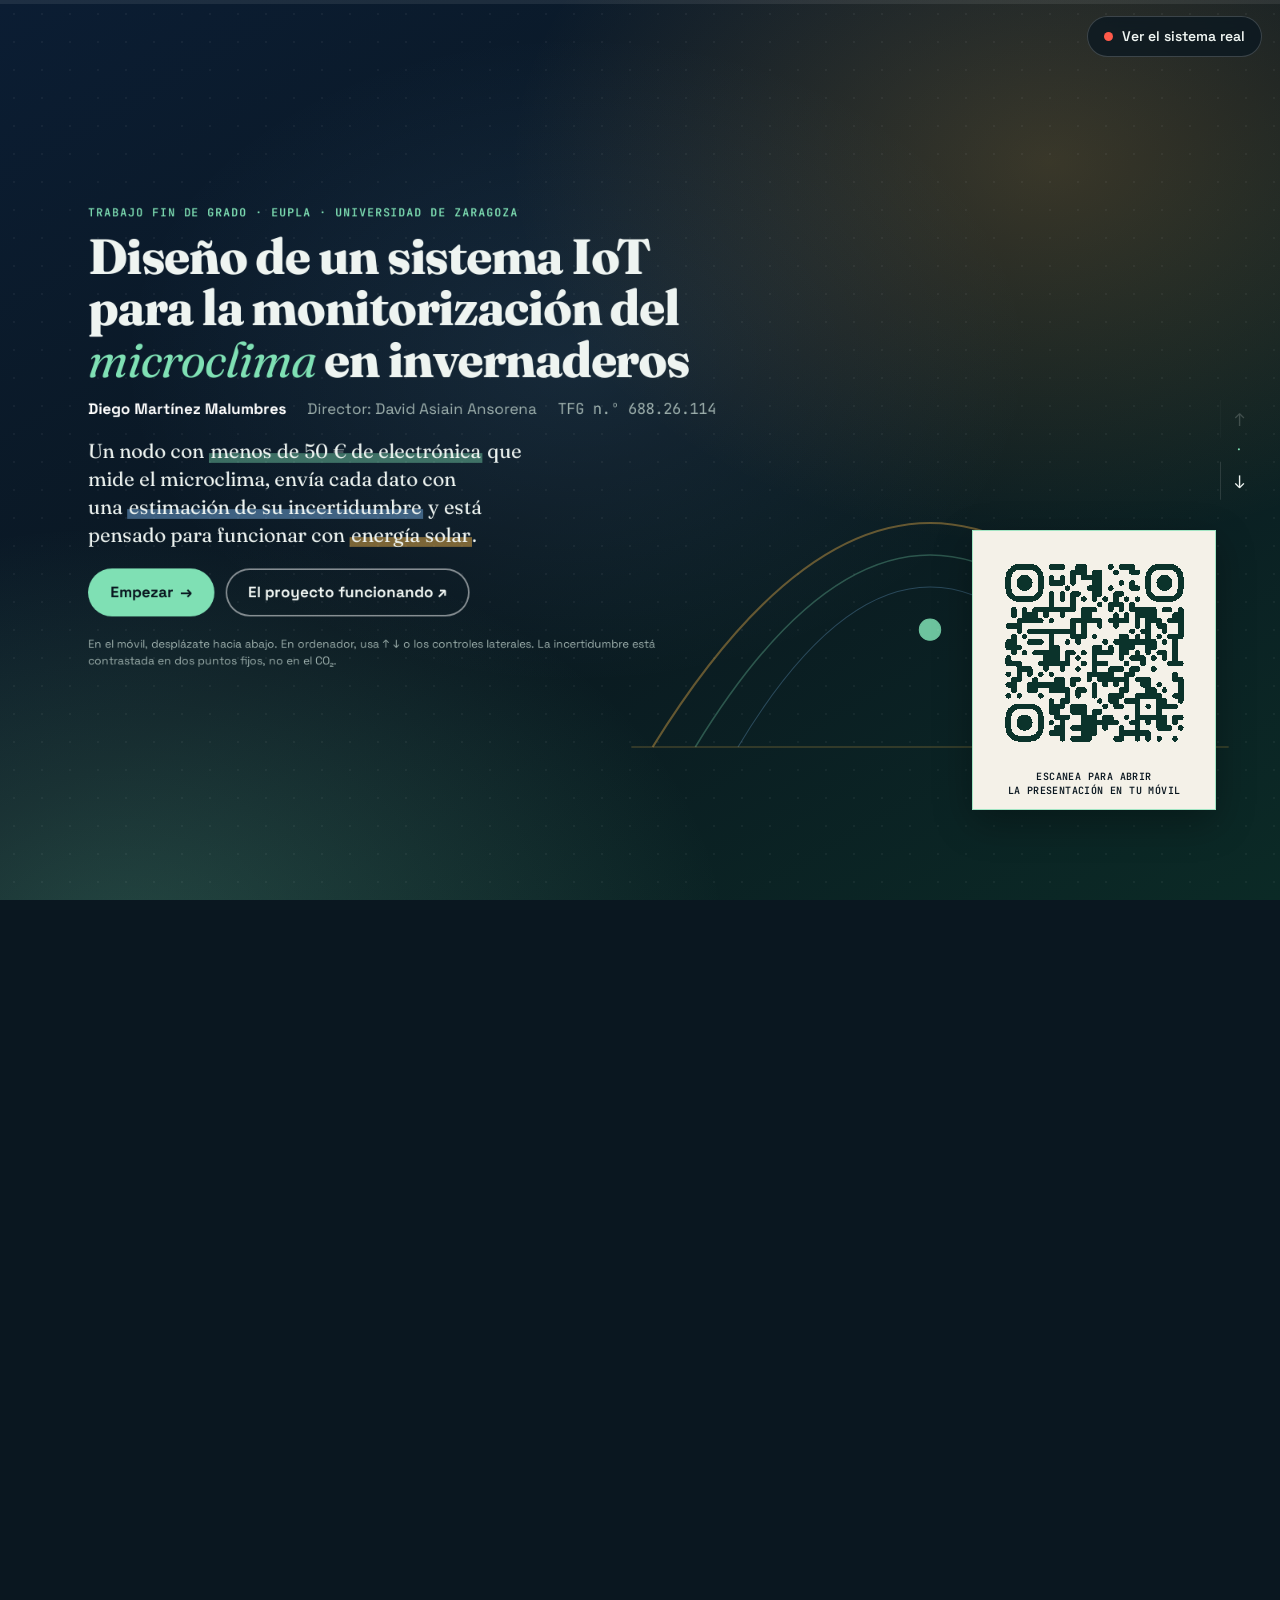
<file: index.html>
<!DOCTYPE html>
<html lang="es">
<head>
<meta charset="utf-8">
<meta name="viewport" content="width=device-width, initial-scale=1">
<title>Nodo IoT para el microclima del invernadero · TFG 688.26.114</title>
<link rel="preconnect" href="https://fonts.googleapis.com">
<link rel="preconnect" href="https://fonts.gstatic.com" crossorigin>
<link href="https://fonts.googleapis.com/css2?family=Fraunces:ital,opsz,wght@0,9..144,400;0,9..144,600;0,9..144,800;1,9..144,400;1,9..144,600&family=Space+Grotesk:wght@400;500;600;700&family=JetBrains+Mono:wght@400;600&display=swap" rel="stylesheet">
<link rel="stylesheet" href="styles.css">
</head>
<body>
<div class="progress"><i id="prog"></i></div>

<a class="tb-pill" href="https://eu.thingsboard.cloud/dashboards/all/3577f140-e5cf-11f1-a132-5352bc594cd2" target="_blank" rel="noopener"><span class="dot-live"></span>Ver el sistema real</a>

<div class="track" id="track">

<!-- PORTADA -->
<section class="slide cover" id="inicio" data-title="Portada" data-num="">
 <div class="stage">
  <div class="rv kicker">Trabajo Fin de Grado · EUPLA · Universidad de Zaragoza</div>
  <h1 class="rv">Diseño de un sistema IoT para la monitorización del <em>microclima</em> en invernaderos</h1>
  <div class="rv byline"><b>Diego Martínez Malumbres</b><span>Director: David Asiain Ansorena</span><span class="mono">TFG n.º 688.26.114</span></div>
  <p class="rv claim">Un nodo con <mark>menos de 50&nbsp;€ de electrónica</mark> que mide el microclima, envía cada dato con una <mark class="m2">estimación de su incertidumbre</mark> y está pensado para funcionar con <mark class="m3">energía&nbsp;solar</mark>.</p>
  <div class="rv cta-row">
    <button class="btn big" data-go="1">Empezar <span>→</span></button>
    <a class="btn ghost big" href="https://eu.thingsboard.cloud/dashboards/all/3577f140-e5cf-11f1-a132-5352bc594cd2" target="_blank" rel="noopener">El proyecto funcionando ↗</a>
  </div>
  <p class="rv tiny">En el móvil, desplázate hacia abajo. En ordenador, usa ↑ ↓ o los controles laterales. La incertidumbre está contrastada en dos puntos fijos, no en el CO₂.</p>
 </div>
<figure class="cover-qr rv">
  <img src="assets/qr-presentacion.png" alt="Código QR para abrir la presentación desde un móvil" width="427" height="427">
  <figcaption>Escanea para abrir<br>la presentación en tu móvil</figcaption>
</figure>
 <svg class="cover-art" viewBox="0 0 600 400" aria-hidden="true">
   <path d="M40 360 Q300 -60 560 360" fill="none" stroke="currentColor" stroke-width="2" opacity=".45"/>
   <path d="M80 360 Q300 0 520 360" fill="none" stroke="#7fe0b4" stroke-width="1.5" opacity=".35"/>
   <path d="M120 360 Q300 60 480 360" fill="none" stroke="#86c5ff" stroke-width="1" opacity=".3"/>
   <line x1="20" y1="360" x2="580" y2="360" stroke="currentColor" opacity=".4"/>
   <g class="pulse"><circle cx="300" cy="250" r="10" fill="#7fe0b4"/><circle cx="300" cy="250" r="10" fill="none" stroke="#7fe0b4"/></g>
 </svg>
</section>

<!-- 01 PROBLEMA -->
<section class="slide" id="problema" data-title="El problema" data-num="01">
 <div class="stage">
  <div class="rv kicker"><span class="num">01</span>El problema</div>
  <h2 class="rv">Un túnel de acelga en Alfaro <em>que nadie mide</em></h2>
  <div class="grid3">
    <div class="rv card">
      <div class="lab">El invernadero</div>
      <div class="big-n"><span class="count" data-to="324">0</span><small> m²</small></div>
      <p>Túnel de una nave de <b>36 × 9 m</b>. Sin ventanas ni calefacción. Ventila solo por las puertas <b>norte y sur</b>.</p>
    </div>
    <div class="rv card hot">
      <div class="lab" style="color:var(--coral)">El riesgo</div>
      <div class="big-n" style="color:var(--coral)">HR &gt; <span class="count" data-to="90">0</span><small> %</small></div>
      <p>Muchas horas con humedad alta favorecen los hongos:</p>
      <div class="chips"><span class="chip">botritis</span><span class="chip">mildiu</span><span class="chip">cercospora</span></div>
    </div>
    <div class="rv card">
      <div class="lab">Hoy</div>
      <div class="big-n" style="font-style:italic;font-weight:400;font-size:40px;line-height:1.1">«a ojo de buen cubero»</div>
      <p>El agricultor no tiene datos del interior del túnel.</p>
    </div>
  </div>
  <div class="rv card">
    <div class="lab">El hueco del mercado <span class="hint">· pasa el ratón por cada punto</span></div>
    <div class="gap-scale">
      <div class="gs-line"></div>
      <button class="gs-pt" style="left:3%" data-i="Termómetro de mínimas y máximas: dos números al día, sin registro ni avisos."><i></i><span>Termómetro<br>mín./máx.</span></button>
      <button class="gs-pt me" style="left:30%" data-i="Este nodo: 36,59 € de electrónica en el prototipo; de 85 a 128 € de material con panel, batería y caja."><i></i><span>Este nodo<br>&lt; 50 € electrónica</span></button>
      <button class="gs-pt" style="left:55%" data-i="SenseCAP S2120: estación comercial de unos 230 €, sin CO₂ ni suelo."><i></i><span>Estación comercial<br>≈ 230 €</span></button>
      <button class="gs-pt" style="left:95%" data-i="Ordenador de clima: más de 2000 €."><i></i><span>Ordenador de clima<br>&gt; 2000 €</span></button>
    </div>
    <p class="gs-info" id="gsInfo">Entre un termómetro y un ordenador de clima casi no hay nada.</p>
  </div>
 </div>
</section>

<!-- 02 OBJETIVOS -->
<section class="slide" id="objetivos" data-title="Objetivos" data-num="02">
 <div class="stage">
  <div class="rv kicker"><span class="num">02</span>Objetivos</div>
  <h2 class="rv">Cuatro características <em>que pide la propuesta</em></h2>
  <p class="rv lead">Pulsa cada tarjeta para ver cómo se ha resuelto.</p>
  <div class="grid4">
    <button class="rv flip" style="--c:#7fe0b4"><div class="f front"><span class="fi">01</span><h3>Sensores</h3><p>Medir el microclima: aire, CO₂, luz y suelo.</p><span class="more">Pulsa ↻</span></div><div class="f back"><p>Cinco sensores alrededor de un ESP32-C6: aire, CO₂, espectro de luz, sustrato y humedad del suelo.</p><span class="goto" data-go="5">Ver hardware →</span></div></button>
    <button class="rv flip" style="--c:#86c5ff"><div class="f front"><span class="fi">02</span><h3>Arquitectura IoT</h3><p>Adquirir, transmitir y mostrar los datos.</p><span class="more">Pulsa ↻</span></div><div class="f back"><p>Percepción, red y aplicación: ESP32-C6 → Wi-Fi y MQTT → ThingsBoard.</p><span class="goto" data-go="4">Ver arquitectura →</span></div></button>
    <button class="rv flip" style="--c:#f6b74a"><div class="f front"><span class="fi">03</span><h3>Bajo consumo</h3><p>Comunicaciones y funcionamiento de bajo consumo.</p><span class="more">Pulsa ↻</span></div><div class="f back"><p>De unos 1900 mAh/día siempre activo a unos 495 con deep sleep, medidos. 180 de diseño.</p><span class="goto" data-go="14">Ver consumo →</span></div></button>
    <button class="rv flip" style="--c:#ff7d63"><div class="f front"><span class="fi">04</span><h3>Energía solar</h3><p>Un sistema energéticamente autónomo.</p><span class="more">Pulsa ↻</span></div><div class="f back"><p>Panel de 3 W y celda 18650, dimensionados con PVGIS para Alfaro.</p><span class="goto" data-go="15">Ver energía solar →</span></div></button>
  </div>
 </div>
</section>

<!-- 03 ESTADO -->
<section class="slide" id="estado" data-title="Estado de la cuestión" data-num="03">
 <div class="stage">
  <div class="rv kicker"><span class="num">03</span>Estado de la cuestión</div>
  <h2 class="rv">De menos a <em>más parecido</em></h2>
  <div class="rv row-between" style="align-items:center">
    <p class="lead" style="font-size:18px">Pulsa una columna para ver quién la cubre, o una fila para ver el detalle.</p>
    <div class="legend-ic"><span><span class="ic y">✓</span>lo tiene</span><span><span class="ic n">✗</span>no</span><span><span class="ic p"></span>en diseño</span><span><span class="ic u">–</span>no consta</span></div>
  </div>
  <div class="rv tablewrap">
  <table class="mx" id="matrix">
    <thead><tr><th>Trabajo</th><th data-col="1">T y HR</th><th data-col="2">CO₂</th><th data-col="3">Luz</th><th data-col="4">Suelo</th><th data-col="5">Solar</th><th data-col="6">U por dato</th><th class="cov">Cobertura</th></tr></thead>
    <tbody>
      <tr data-v="y n n n n u" data-d="DHT11 con Arduino y Raspberry Pi. Un dato cada 15 min. Sin CO₂, luz, suelo ni energía solar."><td><b>Ardiansah et al.</b><span class="yr">2025</span></td></tr>
      <tr data-v="y n n n y u" data-d="Viñedo. Temperatura, humedad y lluvia. GPRS cada 10 min. Batería de 2200 mAh y panel de 3 W. 96,9 % de datos entregados en 30 días."><td><b>Trilles et al.</b><span class="yr">2020</span></td></tr>
      <tr data-v="n n y n y u" data-d="Almendro. Solo mide luz. LoRaWAN con el intervalo de envío adaptado a la batería. Panel de 0,5 W."><td><b>Candeias et al.</b><span class="yr">2022</span></td></tr>
      <tr data-v="y n u n u u" data-d="Estación comercial, unos 230 €. Sin CO₂ ni suelo."><td><b>SenseCAP S2120</b><span class="yr">comercial</span></td></tr>
      <tr class="close" data-v="y y y y y n" data-d="El más parecido. SHT31, SCD41, DS18B20, UV y suelo. LoRaWAN y paneles solares. No publica la incertidumbre de cada dato."><td><b>Săcăleanu et al.</b><span class="yr">2024</span><span class="badge">el más parecido</span></td></tr>
      <tr class="mine" data-v="y y y y p y" data-d="Un nodo de menos de 50 € de electrónica, con un muestreo propio para cada sensor, que envía cada dato con su incertidumbre estimada. La parte solar está dimensionada, no ensayada en campo."><td><b>Este trabajo</b></td></tr>
    </tbody>
  </table>
  </div>
  <div class="rv detail" id="matrixD">Pulsa una fila o una columna.</div>
 </div>
</section>

<!-- 04 ARQUITECTURA -->
<section class="slide" id="arquitectura" data-title="Arquitectura" data-num="04">
 <div class="stage">
  <div class="rv kicker"><span class="num">04</span>Arquitectura</div>
  <h2 class="rv">Tres capas, <em>del sensor a la pantalla</em></h2>
  <div class="arch">
    <div class="arch-stack">
      <button class="rv layer" data-k="app" style="--c:#f6b74a"><span class="ln">Aplicación</span><span class="ls">ThingsBoard · Node-RED</span></button>
      <button class="rv layer" data-k="red" style="--c:#86c5ff"><span class="ln">Red</span><span class="ls">Wi-Fi + MQTT</span></button>
      <button class="rv layer on" data-k="per" style="--c:#7fe0b4"><span class="ln">Percepción</span><span class="ls">ESP32-C6 + 5 sensores</span></button>
      <div class="packet"></div>
    </div>
    <div class="rv card arch-d" id="archD"></div>
  </div>
 </div>
</section>

<!-- 05 HARDWARE -->
<section class="slide" id="hardware" data-title="Hardware" data-num="05">
 <div class="stage">
  <div class="rv kicker"><span class="num">05</span>Hardware</div>
  <h2 class="rv">Cinco sensores <em>alrededor de un ESP32-C6</em></h2>
  <div class="hw">
    <figure class="rv hardware-visual">
      <div class="hardware-image">
        <img src="assets/hardware-nodo.png" alt="Prototipo real con ESP32-C6, sensores ambientales, conexiones y sondas en el sustrato" width="1376" height="768">
        <svg class="wire-motion" viewBox="0 0 1376 768" preserveAspectRatio="none" aria-hidden="true">
         <path id="wire-sht-pwr" d="M366 40 H518 V198"/>
         <path id="wire-sht-sda" d="M370 80 H482 V312 H590"/>
         <path id="wire-sht-scl" d="M370 101 H464 V299 H580"/>
         <path id="wire-scd-power" d="M370 286 H535 V198 H580"/>
         <path id="wire-scd-data" d="M370 328 H488 V312 H590"/>
         <path id="wire-as-power" d="M370 524 H520 V40"/>
         <path id="wire-as-data" d="M370 566 H487 V312 H590"/>
         <path id="wire-onewire" d="M750 361 H850 V85 H1010 L1038 60"/>
         <path id="wire-soil" d="M750 392 H873 V310 H1067"/>
         <circle r="5" fill="#f6b74a"><animateMotion dur="4.4s" repeatCount="indefinite" path="M366 40 H518 V198"/></circle>
         <circle r="4.5" fill="#86c5ff"><animateMotion dur="5.2s" begin="-1.7s" repeatCount="indefinite" path="M370 80 H482 V312 H590"/></circle>
         <circle r="4.5" fill="#7fe0b4"><animateMotion dur="4.8s" begin="-3.1s" repeatCount="indefinite" path="M370 101 H464 V299 H580"/></circle>
         <circle r="4.5" fill="#ff7d63"><animateMotion dur="4.1s" begin="-1.2s" repeatCount="indefinite" path="M370 286 H535 V198 H580"/></circle>
         <circle r="4.5" fill="#86c5ff"><animateMotion dur="4.6s" begin="-2.2s" repeatCount="indefinite" path="M370 328 H488 V312 H590"/></circle>
         <circle r="4.5" fill="#f6b74a"><animateMotion dur="6.1s" begin="-2.8s" repeatCount="indefinite" path="M370 524 H520 V40"/></circle>
         <circle r="4.5" fill="#86c5ff"><animateMotion dur="5.5s" begin="-2.6s" repeatCount="indefinite" path="M370 566 H487 V312 H590"/></circle>
         <circle r="5" fill="#f6b74a"><animateMotion dur="6.3s" begin="-3.5s" repeatCount="indefinite" path="M750 361 H850 V85 H1010 L1038 60"/></circle>
         <circle r="5" fill="#b9a3ff"><animateMotion dur="5.8s" begin="-1.9s" repeatCount="indefinite" path="M750 392 H873 V310 H1067"/></circle>
        </svg>
      </div>
      <figcaption>Pulsos animados · recorrido ilustrativo de las conexiones, no datos en tiempo real</figcaption>
    </figure>
    <div class="rv card hw-d" id="hwD"></div>
  </div>
 </div>
</section>

<!-- 06 ADQUISICION -->
<section class="slide" id="adquisicion" data-title="Cadena de adquisición" data-num="06">
 <div class="stage">
  <div class="rv kicker"><span class="num">06</span>Cadena de adquisición</div>
  <h2 class="rv">Sondear <em>no es</em> muestrear</h2>
  <p class="rv lead">Cada sensor tiene su ritmo y su filtro, y todos acaban en <b>un dato cada 10 s</b>. Elige un sensor.</p>
  <div class="rv seg big" id="pipeSel"><button data-v="0" class="on">SHT31-D</button><button data-v="1">SCD30</button><button data-v="2">DS18B20</button><button data-v="3">AS7341</button><button data-v="4">Suelo</button></div>
  <div class="rv pipe" id="pipe"></div>
  <div class="grid2">
    <div class="rv card"><div class="lab">Una media es un filtro</div><p>Una media de N muestras es un filtro paso bajo. El CO₂ necesita un <span class="term" data-t="fir">FIR</span> más selectivo, porque baja de 0,5 a 0,1 Hz con solo 5 muestras.</p></div>
    <div class="rv card"><div class="lab">Hacia la nube</div><p>Se envía la <b>media de 5 min</b>, filtrada antes de <span class="term" data-t="diezmar">diezmar</span>. Así se respeta el cupo del plan gratuito de ThingsBoard.</p></div>
  </div>
 </div>
</section>

<!-- 06b ALIASING -->
<section class="slide" id="aliasing" data-title="Aliasing" data-num="06·b">
 <div class="stage">
  <div class="rv kicker"><span class="num">06·b</span>Pruébalo</div>
  <h2 class="rv">Qué pasa si <em>no filtras</em> antes de diezmar</h2>
  <p class="rv lead">Una señal lenta con una componente rápida encima. Al diezmar sin filtrar, lo rápido se disfraza de <span class="term" data-t="aliasing">variación lenta</span>.</p>
  <div class="rv widget wgrid">
    <div>
      <canvas id="aC" height="300"></canvas>
      <div class="legend"><span><i style="background:rgba(255,255,255,.4)"></i>Señal (10 Hz)</span><span><i style="background:#7fe0b4"></i>Lo que queremos ver</span><span><i style="background:#ff7d63"></i>Sin filtrar</span><span><i style="background:#86c5ff"></i>Filtrado</span></div>
      <div class="readout" style="margin-top:14px">
        <div>Nuevo ritmo · Nyquist<b id="aNy">—</b></div>
        <div>Lo rápido aparece como<b id="aAl">—</b></div>
        <div>Amplitud falsa: sin filtro → filtrado<b id="aAmp">—</b></div>
      </div>
    </div>
    <div class="side">
      <div class="controls">
        <label>Componente rápida <b id="aF">1,9 Hz</b><input type="range" id="aFr" min="0.1" max="4.9" step="0.1" value="1.9"></label>
        <label>Diezmado M <b id="aM">10</b><input type="range" id="aMr" min="2" max="20" step="1" value="10"></label>
        <div><div class="clab">Filtro antes de diezmar</div><div class="seg" id="aFilt"><button data-v="media" class="on">Media de M</button><button data-v="fir">FIR selectivo</button></div></div>
      </div>
      <div class="verdict" id="aV"></div>
    </div>
  </div>
 </div>
</section>

<!-- 07 FREERTOS -->
<section class="slide" id="freertos" data-title="FreeRTOS" data-num="07">
 <div class="stage">
  <div class="rv kicker"><span class="num">07</span>Ensayo E12 · <span class="term" data-t="freertos">FreeRTOS</span></div>
  <h2 class="rv">Que lo urgente <em>no espere a lo lento</em></h2>
  <div class="rv rt-layout">
   <div class="rt-priority">
    <span class="lab">REGISTRO DE EJECUCIÓN</span>
    <button class="rt-priority-row on" data-priority="5"><b>5</b><span><strong>ADC del suelo</strong><small>50 Hz · esp_timer</small></span></button>
    <button class="rt-priority-row" data-priority="3"><b>3</b><span><strong>I2C · I/O sincronizada</strong><small>SHT31-D 1 Hz · SCD30 0,5 Hz</small></span></button>
    <button class="rt-priority-row" data-priority="3"><b>3</b><span><strong>1-Wire</strong><small>DS18B20 · 0,5 Hz</small></span></button>
    <button class="rt-priority-row" data-priority="1"><b>1</b><span><strong>AS7341</strong><small>0,2 Hz · lectura lenta</small></span></button>
   </div>
   <div class="rt-path">
    <div class="rt-step" data-step="1"><span>01</span><div><small>Adquisición</small><strong>Cola de muestras · 128</strong><p>Mutex del bus I2C con herencia de prioridad.</p></div></div>
    <div class="rt-step" data-step="2"><span>02</span><div><small>Tratamiento · prioridad 4</small><strong>Bloque · diezmar · FIR · incertidumbre</strong><p>Una tarea escribe todos los canales derivados.</p></div></div>
    <div class="rt-step" data-step="3"><span>03</span><div><small>Publicación · prioridad 2</small><strong>JSON cada 10 s</strong><p>Variables derivadas y marca de tiempo.</p></div></div>
    <div class="rt-step" data-step="4"><span>04</span><div><small>Red · prioridad 2</small><strong>Wi-Fi y MQTT cada 3 s</strong><p>Cola de salida de 60 mensajes. Si cae la red, la cola conserva los datos.</p></div></div>
   </div>
   <aside class="rt-result">
    <span class="lab">ENSAYO E12</span>
    <strong id="rtMetric">431<small>/500</small></strong>
    <p id="rtResultText">13,9 % de muestras perdidas con el AS7341 bloqueando el planificador cooperativo.</p>
    <button class="rt-toggle" id="rtToggle" aria-pressed="false"><span></span>Mostrar solución FreeRTOS</button>
   </aside>
  </div>
 </div>
</section>
<!-- 08 INCERTIDUMBRE -->
<section class="slide" id="incertidumbre" data-title="Incertidumbre" data-num="08">
 <div class="stage">
  <div class="rv kicker"><span class="num">08</span>Incertidumbre estimada · <span class="term" data-t="gum">GUM</span></div>
  <h2 class="rv">Cada dato sale como <em>valor ± U</em></h2>
  <div class="unc">
    <div class="side">
      <div class="rv card tabs" id="uTabs">
        <div class="seg"><button data-v="a" class="on">Tipo A</button><button data-v="b">Tipo B</button><button data-v="k">Factor k</button></div>
        <p id="uTabTxt"></p>
      </div>
      <div class="rv vrow">
        <span class="vchip">T <b>± 0,19 °C</b></span>
        <span class="vchip">HR <b>± 1,9 %</b></span>
        <span class="vchip">CO₂ <b>625 ± 73</b></span>
      </div>
    </div>
    <div class="rv widget side">
      <div style="font-size:19px">El agricultor ve <b>89 %</b> y el aviso salta en el <b>90 %</b>. ¿Puede estar tranquilo?</div>
      <div class="controls"><label>Incertidumbre expandida U <b id="uU">± 1,9 %</b><input type="range" id="uUr" min="0" max="4" step="0.1" value="1.9"></label></div>
      <svg id="uS" viewBox="0 0 600 120"></svg>
      <div class="verdict" id="uV"></div>
    </div>
  </div>
 </div>
</section>

<!-- 09 VALIDACION -->
<section class="slide" id="validacion" data-title="Validación" data-num="09">
 <div class="stage">
  <div class="rv kicker"><span class="num">09</span>Validación · E13 y E15</div>
  <h2 class="rv">Dos puntos fijos <em>y una sorpresa</em></h2>
  <div class="grid3">
    <div class="rv card val-card">
      <div class="lab">Baño de hielo · 0 °C</div>
      <div class="big-n mono-n">−0,01 <small>°C</small></div>
      <div class="tol"><div class="tol-bar"><i style="--w:2%"></i></div><span>Error de 0,01 °C dentro de una tolerancia de ± 0,5 °C.</span></div>
    </div>
    <div class="rv card val-card">
      <div class="lab">Sal saturada · NaCl</div>
      <div class="big-n mono-n">75,9 <small>%</small></div>
      <div class="tol"><div class="tol-bar"><i style="--w:20%"></i></div><span>Frente a 75,5 %: 0,4 puntos dentro de una tolerancia de 2.</span></div>
    </div>
    <div class="rv card val-card">
      <div class="lab" style="color:var(--amber)">SCD30 frente a SHT31-D</div>
      <div class="seg small" id="vSeg"><button data-v="t" class="on">Temperatura</button><button data-v="td">Punto de rocío</button></div>
      <div class="big-n mono-n" id="vDiff" style="color:var(--amber)">+2,8 <small>°C</small></div>
      <p id="vTxt" class="vtxt"></p>
    </div>
  </div>
 </div>
</section>

<!-- 10 DISPOSICION -->
<section class="slide" id="disposicion" data-title="Disposición de los nodos" data-num="10">
 <div class="stage">
  <div class="rv kicker"><span class="num">10</span>Disposición de los nodos</div>
  <h2 class="rv">Tres nodos <em>para 324 m²</em></h2>
  <p class="rv lead">Bhujel et al. 2020: unos 2 nodos para 100 m² y 8 para 1000 m², así que unos 3 aquí. Pulsa cada nodo.</p>
  <div class="rv widget" style="padding:16px 22px">
    <svg id="map" viewBox="0 0 440 135"></svg>
  </div>
  <div class="rv card" id="mapInfo"><div class="lab">Pulsa un nodo</div><p>Todos a la altura del cultivo, con pantalla contra la radiación. Reparto uniforme a 6, 18 y 30 m; los extremos se acercan a las puertas: por la norte entra el <span class="term" data-t="cierzo">cierzo</span> y por la sur el <span class="term" data-t="bochorno">bochorno</span>. La franja junto a la pared es la zona de un posible cuarto nodo, junto al plástico.</p></div>
 </div>
</section>

<!-- 11 TOPOLOGIAS -->
<section class="slide" id="topologias" data-title="Topologías de red" data-num="11">
 <div class="stage">
  <div class="rv kicker"><span class="num">11</span>Topologías de red</div>
  <h2 class="rv">Una red <em>para cada tamaño</em></h2>
  <div class="rv seg big" id="topoSel"><button data-v="0">Estrella · Wi-Fi</button><button data-v="1" class="on">Malla · Thread</button><button data-v="2">Estrella de estrellas · LoRaWAN</button></div>
  <div class="topo">
    <div class="rv card topo-svg" id="topoSvg"></div>
    <div class="rv card" id="topoTxt"></div>
  </div>
 </div>
</section>

<!-- 12 PLATAFORMA -->
<section class="slide" id="plataforma" data-title="Plataforma" data-num="12">
 <div class="stage">
  <div class="rv kicker"><span class="num">12</span>Plataforma</div>
  <h2 class="rv">Del plano <em>al detalle de cada nodo</em></h2>
  <div class="grid2">
    <div class="side">
      <div class="rv card"><div class="lab">ThingsBoard</div><p>Panel en cascada: primero el plano del túnel con los nodos y, al pulsar uno, su detalle.</p>
        <a class="btn" href="https://eu.thingsboard.cloud/dashboards/all/3577f140-e5cf-11f1-a132-5352bc594cd2" target="_blank" rel="noopener">Abrir el dashboard ↗</a></div>
      <div class="rv card"><div class="lab">Simulador en Node-RED</div><p>Dos nodos más con datos de Open-Meteo y CAMS, con el tiempo de La Almunia, para probar el panel con varios nodos.</p></div>
    </div>
    <div class="rv widget side">
      <div style="font-size:18px">Aviso de condensación: salta si el <span class="term" data-t="margen">margen</span> T − T<sub>rocío</sub> baja de <b>2 °C</b>.</div>
      <div class="controls row">
        <label>Temperatura del aire <b id="cT">12,0 °C</b><input type="range" id="cTr" min="0" max="30" step="0.5" value="12"></label>
        <label>Humedad relativa <b id="cH">85 %</b><input type="range" id="cHr" min="40" max="100" step="1" value="85"></label>
      </div>
      <div class="readout two">
        <div><span class="term" data-t="rocio">Punto de rocío</span><b id="cTd">—</b></div>
        <div>Margen T − T<sub>rocío</sub><b id="cM">—</b></div>
      </div>
      <div class="verdict" id="cV"></div>
      <p class="tiny">De noche, las hojas y el plástico se enfrían más que el aire y se mojan. Cálculo con la fórmula de Magnus (constantes de Sonntag, 1990).</p>
    </div>
  </div>
 </div>
</section>

<!-- 13 CONSUMO -->
<section class="slide" id="consumo" data-title="Consumo" data-num="13">
 <div class="stage">
  <div class="rv kicker"><span class="num">13</span>Consumo · E14</div>
  <h2 class="rv">Medido <em>estado a estado</em></h2>
  <p class="rv lead">Multímetro en serie con la entrada de 5 V.</p>
  <div class="rv card bars" id="bars"></div>
  <div class="grid2">
    <div class="rv card"><div class="lab">Lo que pesa el dormido</div><p>Los 11,3 mA en reposo son del regulador y del USB de la placa de desarrollo. El módulo final no los tendría.</p></div>
    <div class="rv card"><div class="lab">Medida orientativa</div><p>Un multímetro no recoge los picos de la transmisión. Sirve para comparar estados, no como consumo exacto.</p></div>
  </div>
 </div>
</section>

<!-- 14 SOLAR -->
<section class="slide" id="solar" data-title="Energía solar" data-num="14">
 <div class="stage">
  <div class="rv kicker"><span class="num">14</span>Energía solar</div>
  <h2 class="rv">Panel de 3 W y celda 18650, <em>con PVGIS para Alfaro</em></h2>
  <div class="wgrid" style="grid-template-columns:400px 1fr">
    <div class="side">
      <div class="rv card"><div class="lab">Peor diciembre</div><div class="big-n" style="color:var(--amber)">× <span class="count" data-to="2.4" data-dec="1">0</span></div><p>El panel da 2,4 veces el consumo medido.</p></div>
      <div class="rv card"><div class="lab">Autonomía sin sol</div><div class="big-n"><span class="count" data-to="4">0</span> → <span class="count" data-to="11">0</span><small> días</small></div><p>Con el consumo medido y con el de diseño.</p></div>
    </div>
    <div class="rv widget side">
      <div class="controls row">
        <label>Consumo diario <b id="sCv">495 mAh/día</b><input type="range" id="sCr" min="30" max="2000" step="5" value="495"></label>
        <label style="flex:0 0 auto">Capacidad útil de la celda (mAh)<input type="number" id="sCap" min="100" max="5000" step="50" placeholder="pendiente"></label>
      </div>
      <div class="presets">
        <button class="btn small ghost2 preset" data-v="1900">Siempre activo · 1900</button>
        <button class="btn small ghost2 preset" data-v="495">Deep sleep medido · 495</button>
        <button class="btn small ghost2 preset" data-v="180">Diseño · 180</button>
        <button class="btn small ghost2 preset" data-v="33">Con SCD41 · 33</button>
      </div>
      <div class="readout">
        <div>Autonomía sin sol<b id="sAut">—</b></div>
        <div>Panel, peor diciembre<b id="sPan">—</b></div>
        <div>El panel cubre<b id="sRat">—</b></div>
      </div>
      <div class="verdict" id="sV"></div>
      <p class="tiny">Aporte del panel en diciembre: 2,4 × 495 ≈ 1190 mAh/día (2,0 <span class="term" data-t="hsp">HSP</span> de diseño, <span class="term" data-t="pvgis">PVGIS</span>). <span class="pend">PENDIENTE: capacidad de la celda 18650</span></p>
    </div>
  </div>
 </div>
</section>

<!-- 15 DORMIR -->
<section class="slide" id="dormir" data-title="Dormir sin dejar de filtrar" data-num="15">
 <div class="stage">
  <div class="rv kicker"><span class="num">15</span>Dormir sin dejar de filtrar</div>
  <h2 class="rv">Ahorrar <em>sin volver al aliasing</em></h2>
  <div class="grid3">
    <div class="rv card mode"><span class="tag" style="--c:#86c5ff">Nodo actual · v8.2b</span><h3>Siempre despierto</h3><div class="strip" data-m="0"></div><ul><li>Muestreo continuo.</li><li>Filtrado de cada canal.</li><li>Media de 5 min hacia la nube.</li></ul><p class="tiny">Buen dato, pero gasta demasiado para el sol.</p></div>
    <div class="rv card mode"><span class="tag" style="--c:#ff7d63">Deep sleep medido</span><h3>Una foto al despertar</h3><div class="strip" data-m="1"></div><ul><li>Una muestra al despertar.</li><li>Sin filtrado.</li><li>Riesgo de aliasing.</li></ul><p class="tiny">Ahorra, pero pierde lo que hacía bueno al dato.</p></div>
    <div class="rv card mode best"><span class="tag" style="--c:#7fe0b4">Propuesta · <span class="term" data-t="lp">núcleo LP</span></span><h3>Duerme el principal, no el muestreo</h3><div class="strip" data-m="2"></div><ul><li>El coprocesador de bajo consumo sigue muestreando.</li><li>Acumula en la memoria RTC.</li><li>Cada 5 min se envía la media.</li></ul></div>
  </div>
  <div class="rv card wide-note"><div class="lab" style="color:var(--lilac)">El cuello de botella</div><p>El <b>SCD30</b> se lleva alrededor del <b>90 %</b> del consumo. Con un <b>SCD41</b> en medida única, el consumo de diseño bajaría de <b>180</b> a unos <b>33 mAh/día</b>.</p></div>
 </div>
</section>

<!-- 16 LIMITES -->
<section class="slide" id="limites" data-title="Límites y siguientes pasos" data-num="16">
 <div class="stage">
  <div class="rv kicker"><span class="num">16</span>Límites y siguientes pasos</div>
  <h2 class="rv">Lo que aún <em>no demuestra</em>, y por dónde seguir</h2>
  <div class="grid2">
    <div class="rv card"><div class="lab" style="color:var(--coral)">Límites</div>
      <ul class="ticks">
        <li>El nodo aún no ha estado dentro de un invernadero: los ensayos son en sala y balcón.</li>
        <li>La incertidumbre solo está contrastada en dos puntos fijos (T y HR). En el CO₂ no hay instrumento de referencia.</li>
        <li>El CO₂ lee de 30 a 50 ppm por debajo del exterior esperado, en el límite de la tolerancia.</li>
        <li>La PAR no está calibrada: el AS7341 da espectro y magnitudes relativas.</li>
        <li>El consumo es orientativo y se midió con la placa de desarrollo.</li>
        <li>El deep sleep medido no conserva el filtrado.</li>
      </ul></div>
    <div class="rv card"><div class="lab">Siguientes pasos</div>
      <ul class="ticks go">
        <li>Ensayo de 24 a 48 h en el túnel de Alfaro.</li>
        <li>Muestrear con el núcleo LP mientras duerme el principal.</li>
        <li>Cambiar el SCD30 por un SCD41 con medida única.</li>
        <li>Red Thread con router de borde en la caseta.</li>
        <li>Calibrar la PAR con el móvil, bajo el sol y bajo el foco LED.</li>
        <li>FIR de 19 coeficientes con más peso en la banda eliminada: retardo de 26 a 18 s.</li>
      </ul></div>
  </div>
  <p class="rv tiny">Cumplimiento de requisitos: <span class="pend">PENDIENTE: cifra y contexto</span></p>
 </div>
</section>

<!-- FIN -->
<section class="slide cover end" id="gracias" data-title="Gracias" data-num="">
 <div class="stage">
  <div class="rv kicker">TFG n.º 688.26.114</div>
  <h1 class="rv">Gracias.</h1>
  <p class="rv claim">Y ahora, el sistema <mark>funcionando de verdad</mark>.</p>
  <div class="rv cta-row"><a class="btn big" href="https://eu.thingsboard.cloud/dashboards/all/3577f140-e5cf-11f1-a132-5352bc594cd2" target="_blank" rel="noopener">Abrir el dashboard en ThingsBoard ↗</a><button class="btn ghost big" data-go="0">Volver al inicio</button></div>
  <div class="rv refs">
    <div class="lab">Referencias citadas</div>
    <ul>
      <li>Ardiansah, I., Perwitasari, S. D. N., Kastaman, R. y Pujianto, T. (2025). An IoT-based approach for microclimate surveillance in greenhouse environments. <i>IJ-ICT</i>, 14(2), 717–727. <a href="https://doi.org/10.11591/ijict.v14i2.pp717-727" target="_blank" rel="noopener">doi:10.11591/ijict.v14i2.pp717-727</a></li>
      <li>Bhujel et al. (2020). <span class="pend">PENDIENTE: referencia completa</span></li>
      <li>Candeias, A., Dionísio, R. et al. (2022). Concepção e Teste de um Dispositivo Sensor de Baixo Consumo em Cultura Intensiva de Amêndoa. Workshop del CISTI. <span class="pend">PENDIENTE: confirmar año y datos</span></li>
      <li>Săcăleanu, D.-I. et al. (2024). IoT-Enhanced Decision Support System for Real-Time Greenhouse Microclimate Monitoring and Control. <i>Technologies</i>, 12(11), 230. <a href="https://doi.org/10.3390/technologies12110230" target="_blank" rel="noopener">doi:10.3390/technologies12110230</a></li>
      <li>Trilles, S. et al. (2020). Development of an open sensorized platform in a smart agriculture context. <i>Sustainable Computing: Informatics and Systems</i>, 28. <a href="https://doi.org/10.1016/j.suscom.2019.01.011" target="_blank" rel="noopener">doi:10.1016/j.suscom.2019.01.011</a></li>
      <li>SenseCAP S2120 (Seeed Studio). <span class="pend">PENDIENTE: fuente del precio</span></li>
    </ul>
  </div>
 </div>
 <svg class="cover-art" viewBox="0 0 600 400" aria-hidden="true" style="opacity:.5">
   <path d="M40 360 Q300 -60 560 360" fill="none" stroke="currentColor" stroke-width="2" opacity=".45"/>
   <path d="M80 360 Q300 0 520 360" fill="none" stroke="#7fe0b4" stroke-width="1.5" opacity=".35"/>
   <line x1="20" y1="360" x2="580" y2="360" stroke="currentColor" opacity=".4"/>
 </svg>
</section>

</div>

<nav class="page-rail" aria-label="Navegación de diapositivas">
  <button id="prev" aria-label="Diapositiva anterior">↑</button>
  <span id="railNum">01</span>
  <button id="next" aria-label="Siguiente diapositiva">↓</button>
</nav>

<div class="tip" id="tip" role="tooltip"></div>

<script src="app.js" defer></script>
</body>
</html>
</file>
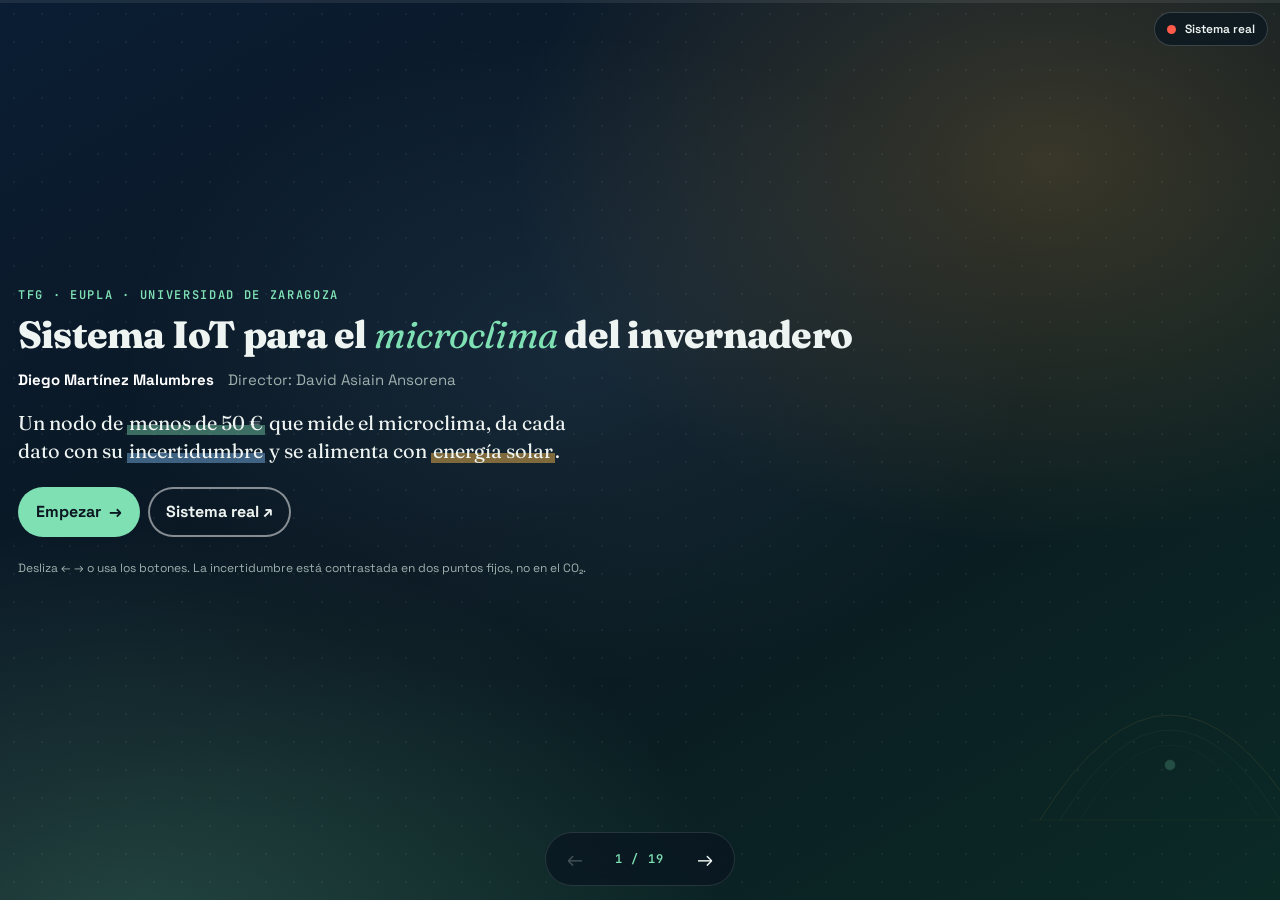
<file: movil.html>
<!DOCTYPE html>
<html lang="es">
<head>
<meta charset="utf-8">
<meta name="viewport" content="width=device-width, initial-scale=1, viewport-fit=cover">
<meta name="theme-color" content="#0a1720">
<title>Nodo IoT para el microclima del invernadero · TFG 688.26.114 · versión móvil</title>
<link rel="preconnect" href="https://fonts.googleapis.com">
<link rel="preconnect" href="https://fonts.gstatic.com" crossorigin>
<link href="https://fonts.googleapis.com/css2?family=Fraunces:ital,opsz,wght@0,9..144,400;0,9..144,600;0,9..144,800;1,9..144,400;1,9..144,600&family=Space+Grotesk:wght@400;500;600;700&family=JetBrains+Mono:wght@400;600&display=swap" rel="stylesheet">
<link rel="stylesheet" href="styles.css">
<link rel="stylesheet" href="movil.css">
</head>
<body class="m">
<div class="progress"><i id="prog"></i></div>

<a class="tb-pill" href="https://eu.thingsboard.cloud/dashboards/all/3577f140-e5cf-11f1-a132-5352bc594cd2" target="_blank" rel="noopener"><span class="dot-live"></span>Sistema real</a>

<div class="track" id="track">

<!-- PORTADA -->
<section class="slide cover" id="inicio" data-title="Portada" data-num="">
 <div class="stage">
  <div class="rv kicker">TFG · EUPLA · Universidad de Zaragoza</div>
  <h1 class="rv">Sistema IoT para el <em>microclima</em> del invernadero</h1>
  <div class="rv byline"><b>Diego Martínez Malumbres</b><span>Director: David Asiain Ansorena</span></div>
  <p class="rv claim">Un nodo de <mark>menos de 50&nbsp;€</mark> que mide el microclima, da cada dato con su <mark class="m2">incertidumbre</mark> y se alimenta con <mark class="m3">energía&nbsp;solar</mark>.</p>
  <div class="rv cta-row">
    <button class="btn big" data-go="1">Empezar <span>→</span></button>
    <a class="btn ghost big" href="https://eu.thingsboard.cloud/dashboards/all/3577f140-e5cf-11f1-a132-5352bc594cd2" target="_blank" rel="noopener">Sistema real ↗</a>
  </div>
  <p class="rv tiny">Desliza ← → o usa los botones. La incertidumbre está contrastada en dos puntos fijos, no en el CO₂.</p>
 </div>
<svg class="cover-art" viewBox="0 0 600 400" aria-hidden="true">
   <path d="M40 360 Q300 -60 560 360" fill="none" stroke="currentColor" stroke-width="2" opacity=".45"/>
   <path d="M80 360 Q300 0 520 360" fill="none" stroke="#7fe0b4" stroke-width="1.5" opacity=".35"/>
   <path d="M120 360 Q300 60 480 360" fill="none" stroke="#86c5ff" stroke-width="1" opacity=".3"/>
   <line x1="20" y1="360" x2="580" y2="360" stroke="currentColor" opacity=".4"/>
   <g class="pulse"><circle cx="300" cy="250" r="10" fill="#7fe0b4"/><circle cx="300" cy="250" r="10" fill="none" stroke="#7fe0b4"/></g>
 </svg>
</section>

<!-- 01 PROBLEMA -->
<section class="slide" id="problema" data-title="El problema" data-num="01">
 <div class="stage">
  <div class="rv kicker"><span class="num">01</span>El problema</div>
  <h2 class="rv">Un túnel en Alfaro <em>que nadie mide</em></h2>
  <div class="grid3">
    <div class="rv card">
      <div class="lab">El invernadero</div>
      <div class="big-n"><span class="count" data-to="324">0</span><small> m²</small></div>
      <p>Túnel de <b>36 × 9 m</b>, sin ventanas ni calefacción. Ventila por las puertas.</p>
    </div>
    <div class="rv card hot">
      <div class="lab" style="color:var(--coral)">El riesgo</div>
      <div class="big-n" style="color:var(--coral)">HR &gt; <span class="count" data-to="90">0</span><small> %</small></div>
      <p>La humedad alta favorece hongos:</p>
      <div class="chips"><span class="chip">botritis</span><span class="chip">mildiu</span><span class="chip">cercospora</span></div>
    </div>
    <div class="rv card">
      <div class="lab">Hoy</div>
      <div class="big-n" style="font-style:italic;font-weight:400;font-size:28px;line-height:1.1">«a ojo de buen cubero»</div>
      <p>Sin datos del interior del túnel.</p>
    </div>
  </div>
  <div class="rv card">
    <div class="lab">El hueco del mercado <span class="hint">· toca cada punto</span></div>
    <div class="gap-scale">
      <div class="gs-line"></div>
      <button class="gs-pt" style="left:3%" data-i="Termómetro de mínimas y máximas: dos números al día, sin registro ni avisos."><i></i><span>Termómetro<br>mín./máx.</span></button>
      <button class="gs-pt me" style="left:30%" data-i="Este nodo: 36,59 € de electrónica en el prototipo; de 85 a 128 € de material con panel, batería y caja."><i></i><span>Este nodo<br>&lt; 50 € electrónica</span></button>
      <button class="gs-pt" style="left:55%" data-i="SenseCAP S2120: estación comercial de unos 230 €, sin CO₂ ni suelo."><i></i><span>Estación comercial<br>≈ 230 €</span></button>
      <button class="gs-pt" style="left:95%" data-i="Ordenador de clima: más de 2000 €."><i></i><span>Ordenador de clima<br>&gt; 2000 €</span></button>
    </div>
    <p class="gs-info" id="gsInfo">Entre un termómetro y un ordenador de clima casi no hay nada.</p>
  </div>
 </div>
</section>

<!-- 02 OBJETIVOS -->
<section class="slide" id="objetivos" data-title="Objetivos" data-num="02">
 <div class="stage">
  <div class="rv kicker"><span class="num">02</span>Objetivos</div>
  <h2 class="rv">Cuatro <em>objetivos</em></h2>
  <p class="rv lead">Toca cada tarjeta.</p>
  <div class="grid4">
    <button class="rv flip" style="--c:#7fe0b4"><div class="f front"><span class="fi">01</span><h3>Sensores</h3><p>Medir el microclima: aire, CO₂, luz y suelo.</p><span class="more">Pulsa ↻</span></div><div class="f back"><p>Cinco sensores y un ESP32-C6.</p><span class="goto" data-go="5">Ver hardware →</span></div></button>
    <button class="rv flip" style="--c:#86c5ff"><div class="f front"><span class="fi">02</span><h3>Arquitectura IoT</h3><p>Adquirir, transmitir y mostrar los datos.</p><span class="more">Pulsa ↻</span></div><div class="f back"><p>ESP32-C6 → Wi-Fi y MQTT → ThingsBoard.</p><span class="goto" data-go="4">Ver arquitectura →</span></div></button>
    <button class="rv flip" style="--c:#f6b74a"><div class="f front"><span class="fi">03</span><h3>Bajo consumo</h3><p>Funcionamiento de bajo consumo.</p><span class="more">Pulsa ↻</span></div><div class="f back"><p>De 1900 a 495 mAh/día con deep sleep; 180 de diseño.</p><span class="goto" data-go="14">Ver consumo →</span></div></button>
    <button class="rv flip" style="--c:#ff7d63"><div class="f front"><span class="fi">04</span><h3>Energía solar</h3><p>Un sistema energéticamente autónomo.</p><span class="more">Pulsa ↻</span></div><div class="f back"><p>Panel de 3 W y celda 18650 (PVGIS).</p><span class="goto" data-go="15">Ver energía solar →</span></div></button>
  </div>
 </div>
</section>

<!-- 03 ESTADO -->
<section class="slide" id="estado" data-title="Estado de la cuestión" data-num="03">
 <div class="stage">
  <div class="rv kicker"><span class="num">03</span>Estado de la cuestión</div>
  <h2 class="rv">De menos a <em>más parecido</em></h2>
  <div class="rv row-between" style="align-items:center">
    <p class="lead" style="font-size:18px">Toca una fila o una columna.</p>
    <div class="legend-ic"><span><span class="ic y">✓</span>lo tiene</span><span><span class="ic n">✗</span>no</span><span><span class="ic p"></span>en diseño</span><span><span class="ic u">–</span>no consta</span></div>
  </div>
  <div class="rv tablewrap">
  <table class="mx" id="matrix">
    <thead><tr><th>Trabajo</th><th data-col="1">T·HR</th><th data-col="2">CO₂</th><th data-col="3">Luz</th><th data-col="4">Suelo</th><th data-col="5">Solar</th><th data-col="6">U</th><th class="cov">Cobertura</th></tr></thead>
    <tbody>
      <tr data-v="y n n n n u" data-d="DHT11 con Arduino y Raspberry Pi. Un dato cada 15 min. Sin CO₂, luz, suelo ni energía solar."><td><b>Ardiansah et al.</b><span class="yr">2025</span></td></tr>
      <tr data-v="y n n n y u" data-d="Viñedo. Temperatura, humedad y lluvia. GPRS cada 10 min. Batería de 2200 mAh y panel de 3 W. 96,9 % de datos entregados en 30 días."><td><b>Trilles et al.</b><span class="yr">2020</span></td></tr>
      <tr data-v="n n y n y u" data-d="Almendro. Solo mide luz. LoRaWAN con el intervalo de envío adaptado a la batería. Panel de 0,5 W."><td><b>Candeias et al.</b><span class="yr">2022</span></td></tr>
      <tr data-v="y n u n u u" data-d="Estación comercial, unos 230 €. Sin CO₂ ni suelo."><td><b>SenseCAP S2120</b><span class="yr">comercial</span></td></tr>
      <tr class="close" data-v="y y y y y n" data-d="El más parecido. SHT31, SCD41, DS18B20, UV y suelo. LoRaWAN y paneles solares. No publica la incertidumbre de cada dato."><td><b>Săcăleanu et al.</b><span class="yr">2024</span><span class="badge">el más parecido</span></td></tr>
      <tr class="mine" data-v="y y y y p y" data-d="Un nodo de menos de 50 € de electrónica, con un muestreo propio para cada sensor, que envía cada dato con su incertidumbre estimada. La parte solar está dimensionada, no ensayada en campo."><td><b>Este trabajo</b></td></tr>
    </tbody>
  </table>
  </div>
  <div class="rv detail" id="matrixD">Toca una fila o una columna.</div>
 </div>
</section>

<!-- 04 ARQUITECTURA -->
<section class="slide" id="arquitectura" data-title="Arquitectura" data-num="04">
 <div class="stage">
  <div class="rv kicker"><span class="num">04</span>Arquitectura</div>
  <h2 class="rv">Tres capas, <em>del sensor a la pantalla</em></h2>
  <div class="arch">
    <div class="arch-stack">
      <button class="rv layer" data-k="app" style="--c:#f6b74a"><span class="ln">Aplicación</span><span class="ls">ThingsBoard · Node-RED</span></button>
      <button class="rv layer" data-k="red" style="--c:#86c5ff"><span class="ln">Red</span><span class="ls">Wi-Fi + MQTT</span></button>
      <button class="rv layer on" data-k="per" style="--c:#7fe0b4"><span class="ln">Percepción</span><span class="ls">ESP32-C6 + 5 sensores</span></button>
      <div class="packet"></div>
    </div>
    <div class="rv card arch-d" id="archD"></div>
  </div>
 </div>
</section>

<!-- 05 HARDWARE -->
<section class="slide" id="hardware" data-title="Hardware" data-num="05">
 <div class="stage">
  <div class="rv kicker"><span class="num">05</span>Hardware</div>
  <h2 class="rv">Cinco sensores y <em>un ESP32-C6</em></h2>
  <div class="rv seg" id="hwSel"><button data-v="esp">ESP32</button><button data-v="sht">SHT31</button><button data-v="scd" class="on">SCD30</button><button data-v="as">AS7341</button><button data-v="ds">DS18B20</button><button data-v="hw">Suelo</button></div>
  <div class="hw">
    <figure class="rv hardware-visual">
      <div class="hardware-image">
        <img src="assets/hardware-nodo.png" alt="Prototipo real con ESP32-C6, sensores ambientales, conexiones y sondas en el sustrato" width="1376" height="768">
        <svg class="wire-motion" viewBox="0 0 1376 768" preserveAspectRatio="none" aria-hidden="true">
         <path id="wire-sht-pwr" d="M366 40 H518 V198"/>
         <path id="wire-sht-sda" d="M370 80 H482 V312 H590"/>
         <path id="wire-sht-scl" d="M370 101 H464 V299 H580"/>
         <path id="wire-scd-power" d="M370 286 H535 V198 H580"/>
         <path id="wire-scd-data" d="M370 328 H488 V312 H590"/>
         <path id="wire-as-power" d="M370 524 H520 V40"/>
         <path id="wire-as-data" d="M370 566 H487 V312 H590"/>
         <path id="wire-onewire" d="M750 361 H850 V85 H1010 L1038 60"/>
         <path id="wire-soil" d="M750 392 H873 V310 H1067"/>
         <circle r="5" fill="#f6b74a"><animateMotion dur="4.4s" repeatCount="indefinite" path="M366 40 H518 V198"/></circle>
         <circle r="4.5" fill="#86c5ff"><animateMotion dur="5.2s" begin="-1.7s" repeatCount="indefinite" path="M370 80 H482 V312 H590"/></circle>
         <circle r="4.5" fill="#7fe0b4"><animateMotion dur="4.8s" begin="-3.1s" repeatCount="indefinite" path="M370 101 H464 V299 H580"/></circle>
         <circle r="4.5" fill="#ff7d63"><animateMotion dur="4.1s" begin="-1.2s" repeatCount="indefinite" path="M370 286 H535 V198 H580"/></circle>
         <circle r="4.5" fill="#86c5ff"><animateMotion dur="4.6s" begin="-2.2s" repeatCount="indefinite" path="M370 328 H488 V312 H590"/></circle>
         <circle r="4.5" fill="#f6b74a"><animateMotion dur="6.1s" begin="-2.8s" repeatCount="indefinite" path="M370 524 H520 V40"/></circle>
         <circle r="4.5" fill="#86c5ff"><animateMotion dur="5.5s" begin="-2.6s" repeatCount="indefinite" path="M370 566 H487 V312 H590"/></circle>
         <circle r="5" fill="#f6b74a"><animateMotion dur="6.3s" begin="-3.5s" repeatCount="indefinite" path="M750 361 H850 V85 H1010 L1038 60"/></circle>
         <circle r="5" fill="#b9a3ff"><animateMotion dur="5.8s" begin="-1.9s" repeatCount="indefinite" path="M750 392 H873 V310 H1067"/></circle>
        </svg>
      </div>
      <figcaption>Pulsos ilustrativos, no datos reales</figcaption>
    </figure>
    <div class="rv card hw-d" id="hwD"></div>
  </div>
 </div>
</section>

<!-- 06 ADQUISICION -->
<section class="slide" id="adquisicion" data-title="Cadena de adquisición" data-num="06">
 <div class="stage">
  <div class="rv kicker"><span class="num">06</span>Cadena de adquisición</div>
  <h2 class="rv">Sondear <em>no es</em> muestrear</h2>
  <p class="rv lead">Cada sensor, su ritmo y su filtro: todos acaban en <b>un dato cada 10 s</b>.</p>
  <div class="rv seg big" id="pipeSel"><button data-v="0" class="on">SHT31-D</button><button data-v="1">SCD30</button><button data-v="2">DS18B20</button><button data-v="3">AS7341</button><button data-v="4">Suelo</button></div>
  <div class="rv pipe" id="pipe"></div>
  <div class="grid2">
    <div class="rv card"><div class="lab">Una media es un filtro</div><p>El CO₂ necesita un <span class="term" data-t="fir">FIR</span> más selectivo: con solo 5 muestras, una media no basta.</p></div>
    <div class="rv card"><div class="lab">Hacia la nube</div><p>Se envía la <b>media de 5 min</b>, filtrada antes de <span class="term" data-t="diezmar">diezmar</span>.</p></div>
  </div>
 </div>
</section>

<!-- 06b ALIASING -->
<section class="slide" id="aliasing" data-title="Aliasing" data-num="06·b">
 <div class="stage">
  <div class="rv kicker"><span class="num">06·b</span>Pruébalo</div>
  <h2 class="rv">¿Y si <em>no filtras</em> antes de diezmar?</h2>
  <p class="rv lead">Una señal lenta con una componente rápida encima. Al diezmar sin filtrar, lo rápido se disfraza de <span class="term" data-t="aliasing">variación lenta</span>.</p>
  <div class="rv widget wgrid">
    <div>
      <canvas id="aC" height="220"></canvas>
      <div class="legend"><span><i style="background:rgba(255,255,255,.4)"></i>Señal (10 Hz)</span><span><i style="background:#7fe0b4"></i>Lo que queremos ver</span><span><i style="background:#ff7d63"></i>Sin filtrar</span><span><i style="background:#86c5ff"></i>Filtrado</span></div>
      <div class="readout" style="margin-top:14px">
        <div>Nuevo ritmo · Nyquist<b id="aNy">—</b></div>
        <div>Lo rápido aparece como<b id="aAl">—</b></div>
        <div>Amplitud falsa: sin filtro → filtrado<b id="aAmp">—</b></div>
      </div>
    </div>
    <div class="side">
      <div class="controls">
        <label>Componente rápida <b id="aF">1,9 Hz</b><input type="range" id="aFr" min="0.1" max="4.9" step="0.1" value="1.9"></label>
        <label>Diezmado M <b id="aM">10</b><input type="range" id="aMr" min="2" max="20" step="1" value="10"></label>
        <div><div class="clab">Filtro antes de diezmar</div><div class="seg" id="aFilt"><button data-v="media" class="on">Media de M</button><button data-v="fir">FIR selectivo</button></div></div>
      </div>
      <div class="verdict" id="aV"></div>
    </div>
  </div>
 </div>
</section>

<!-- 07 FREERTOS -->
<section class="slide" id="freertos" data-title="FreeRTOS" data-num="07">
 <div class="stage">
  <div class="rv kicker"><span class="num">07</span>Ensayo E12 · <span class="term" data-t="freertos">FreeRTOS</span></div>
  <h2 class="rv">Que lo urgente <em>no espere a lo lento</em></h2>
  <div class="rv rt-layout">
   <div class="rt-priority">
    <span class="lab">REGISTRO DE EJECUCIÓN</span>
    <button class="rt-priority-row on" data-priority="5"><b>5</b><span><strong>ADC del suelo</strong><small>50 Hz · esp_timer</small></span></button>
    <button class="rt-priority-row" data-priority="3"><b>3</b><span><strong>I2C · I/O sincronizada</strong><small>SHT31-D 1 Hz · SCD30 0,5 Hz</small></span></button>
    <button class="rt-priority-row" data-priority="3"><b>3</b><span><strong>1-Wire</strong><small>DS18B20 · 0,5 Hz</small></span></button>
    <button class="rt-priority-row" data-priority="1"><b>1</b><span><strong>AS7341</strong><small>0,2 Hz · lectura lenta</small></span></button>
   </div>
   <div class="rt-path">
    <div class="rt-step" data-step="1"><span>01</span><div><small>Adquisición</small><strong>Cola de muestras · 128</strong><p>Mutex del bus I2C con herencia de prioridad.</p></div></div>
    <div class="rt-step" data-step="2"><span>02</span><div><small>Tratamiento · prioridad 4</small><strong>Bloque · diezmar · FIR · incertidumbre</strong><p>Una tarea escribe todos los canales derivados.</p></div></div>
    <div class="rt-step" data-step="3"><span>03</span><div><small>Publicación · prioridad 2</small><strong>JSON cada 10 s</strong><p>Variables derivadas y marca de tiempo.</p></div></div>
    <div class="rt-step" data-step="4"><span>04</span><div><small>Red · prioridad 2</small><strong>Wi-Fi y MQTT cada 3 s</strong><p>Cola de salida de 60 mensajes. Si cae la red, la cola conserva los datos.</p></div></div>
   </div>
   <aside class="rt-result">
    <span class="lab">ENSAYO E12</span>
    <strong id="rtMetric">431<small>/500</small></strong>
    <p id="rtResultText">13,9 % de muestras perdidas con el AS7341 bloqueando el planificador cooperativo.</p>
    <button class="rt-toggle" id="rtToggle" aria-pressed="false"><span></span>Mostrar solución FreeRTOS</button>
   </aside>
  </div>
 </div>
</section>
<!-- 08 INCERTIDUMBRE -->
<section class="slide" id="incertidumbre" data-title="Incertidumbre" data-num="08">
 <div class="stage">
  <div class="rv kicker"><span class="num">08</span>Incertidumbre estimada · <span class="term" data-t="gum">GUM</span></div>
  <h2 class="rv">Cada dato sale como <em>valor ± U</em></h2>
  <div class="unc">
    <div class="side">
      <div class="rv card tabs" id="uTabs">
        <div class="seg"><button data-v="a" class="on">Tipo A</button><button data-v="b">Tipo B</button><button data-v="k">Factor k</button></div>
        <p id="uTabTxt"></p>
      </div>
      <div class="rv vrow">
        <span class="vchip">T <b>± 0,19 °C</b></span>
        <span class="vchip">HR <b>± 1,9 %</b></span>
        <span class="vchip">CO₂ <b>625 ± 73</b></span>
      </div>
    </div>
    <div class="rv widget side">
      <div style="font-size:19px">El agricultor ve <b>89 %</b> y el aviso salta en el <b>90 %</b>. ¿Puede estar tranquilo?</div>
      <div class="controls"><label>Incertidumbre expandida U <b id="uU">± 1,9 %</b><input type="range" id="uUr" min="0" max="4" step="0.1" value="1.9"></label></div>
      <svg id="uS" viewBox="0 0 600 128"></svg>
      <div class="verdict" id="uV"></div>
    </div>
  </div>
 </div>
</section>

<!-- 09 VALIDACION -->
<section class="slide" id="validacion" data-title="Validación" data-num="09">
 <div class="stage">
  <div class="rv kicker"><span class="num">09</span>Validación · E13 y E15</div>
  <h2 class="rv">Dos puntos fijos <em>y una sorpresa</em></h2>
  <div class="grid3">
    <div class="rv card val-card">
      <div class="lab">Baño de hielo · 0 °C</div>
      <div class="big-n mono-n">−0,01 <small>°C</small></div>
      <div class="tol"><div class="tol-bar"><i style="--w:2%"></i></div><span>Dentro de la tolerancia de ± 0,5 °C.</span></div>
    </div>
    <div class="rv card val-card">
      <div class="lab">Sal saturada · NaCl</div>
      <div class="big-n mono-n">75,9 <small>%</small></div>
      <div class="tol"><div class="tol-bar"><i style="--w:20%"></i></div><span>Frente a 75,5 %: dentro de ± 2.</span></div>
    </div>
    <div class="rv card val-card">
      <div class="lab" style="color:var(--amber)">SCD30 frente a SHT31-D</div>
      <div class="seg small" id="vSeg"><button data-v="t" class="on">Temperatura</button><button data-v="td">Punto de rocío</button></div>
      <div class="big-n mono-n" id="vDiff" style="color:var(--amber)">+2,8 <small>°C</small></div>
      <p id="vTxt" class="vtxt"></p>
    </div>
  </div>
 </div>
</section>

<!-- 10 DISPOSICION -->
<section class="slide" id="disposicion" data-title="Disposición de los nodos" data-num="10">
 <div class="stage">
  <div class="rv kicker"><span class="num">10</span>Disposición de los nodos</div>
  <h2 class="rv">Tres nodos <em>para 324 m²</em></h2>
  <p class="rv lead">Unos 3 nodos para 324 m² (Bhujel et al. 2020). Toca cada nodo.</p>
  <div class="rv widget" style="padding:16px 22px">
    <div class="scrollx"><svg id="map" viewBox="0 0 440 135"></svg></div>
  </div>
  <div class="rv card" id="mapInfo"><div class="lab">Toca un nodo</div><p>Reparto a 6, 18 y 30 m; los extremos se acercan a las puertas: por la norte entra el <span class="term" data-t="cierzo">cierzo</span> y por la sur el <span class="term" data-t="bochorno">bochorno</span>.</p></div>
 </div>
</section>

<!-- 11 TOPOLOGIAS -->
<section class="slide" id="topologias" data-title="Topologías de red" data-num="11">
 <div class="stage">
  <div class="rv kicker"><span class="num">11</span>Topologías de red</div>
  <h2 class="rv">Una red <em>para cada tamaño</em></h2>
  <div class="rv seg big" id="topoSel"><button data-v="0">Estrella · Wi-Fi</button><button data-v="1" class="on">Malla · Thread</button><button data-v="2">LoRaWAN</button></div>
  <div class="topo">
    <div class="rv card topo-svg" id="topoSvg"></div>
    <div class="rv card" id="topoTxt"></div>
  </div>
 </div>
</section>

<!-- 12 PLATAFORMA -->
<section class="slide" id="plataforma" data-title="Plataforma" data-num="12">
 <div class="stage">
  <div class="rv kicker"><span class="num">12</span>Plataforma</div>
  <h2 class="rv">Del plano <em>al detalle de cada nodo</em></h2>
  <div class="grid2">
    <div class="side">
      <div class="rv card"><div class="lab">ThingsBoard</div><p>Del plano del túnel al detalle de cada nodo.</p>
        <a class="btn" href="https://eu.thingsboard.cloud/dashboards/all/3577f140-e5cf-11f1-a132-5352bc594cd2" target="_blank" rel="noopener">Abrir el dashboard ↗</a></div>
      <div class="rv card"><div class="lab">Simulador en Node-RED</div><p>Dos nodos virtuales con datos de Open-Meteo y CAMS.</p></div>
    </div>
    <div class="rv widget side">
      <div style="font-size:18px">Aviso de condensación: salta si el <span class="term" data-t="margen">margen</span> T − T<sub>rocío</sub> baja de <b>2 °C</b>.</div>
      <div class="controls row">
        <label>Temperatura del aire <b id="cT">12,0 °C</b><input type="range" id="cTr" min="0" max="30" step="0.5" value="12"></label>
        <label>Humedad relativa <b id="cH">85 %</b><input type="range" id="cHr" min="40" max="100" step="1" value="85"></label>
      </div>
      <div class="readout two">
        <div><span class="term" data-t="rocio">Punto de rocío</span><b id="cTd">—</b></div>
        <div>Margen T − T<sub>rocío</sub><b id="cM">—</b></div>
      </div>
      <div class="verdict" id="cV"></div>
      <p class="tiny">Fórmula de Magnus (Sonntag, 1990).</p>
    </div>
  </div>
 </div>
</section>

<!-- 13 CONSUMO -->
<section class="slide" id="consumo" data-title="Consumo" data-num="13">
 <div class="stage">
  <div class="rv kicker"><span class="num">13</span>Consumo · E14</div>
  <h2 class="rv">Medido <em>estado a estado</em></h2>
  <p class="rv lead">Multímetro en serie con la entrada de 5 V.</p>
  <div class="rv card bars" id="bars"></div>
  <div class="grid2">
    <div class="rv card"><div class="lab">Lo que pesa el dormido</div><p>Los 11,3 mA en reposo son de la placa de desarrollo, no del módulo final.</p></div>
    <div class="rv card"><div class="lab">Medida orientativa</div><p>Un multímetro no recoge los picos de transmisión: sirve para comparar.</p></div>
  </div>
 </div>
</section>

<!-- 14 SOLAR -->
<section class="slide" id="solar" data-title="Energía solar" data-num="14">
 <div class="stage">
  <div class="rv kicker"><span class="num">14</span>Energía solar</div>
  <h2 class="rv">Panel de 3 W y celda 18650 <em>en Alfaro</em></h2>
  <div class="wgrid" style="grid-template-columns:400px 1fr">
    <div class="side">
      <div class="rv card"><div class="lab">Peor diciembre</div><div class="big-n" style="color:var(--amber)">× <span class="count" data-to="2.4" data-dec="1">0</span></div><p>El panel da 2,4 veces el consumo medido.</p></div>
      <div class="rv card"><div class="lab">Autonomía sin sol</div><div class="big-n"><span class="count" data-to="4">0</span> → <span class="count" data-to="11">0</span><small> días</small></div><p>Con el consumo medido y con el de diseño.</p></div>
    </div>
    <div class="rv widget side">
      <div class="controls row">
        <label>Consumo diario <b id="sCv">495 mAh/día</b><input type="range" id="sCr" min="30" max="2000" step="5" value="495"></label>
        <label style="flex:0 0 auto">Capacidad útil de la celda (mAh)<input type="number" id="sCap" min="100" max="5000" step="50" placeholder="pendiente"></label>
      </div>
      <div class="presets">
        <button class="btn small ghost2 preset" data-v="1900">Siempre activo · 1900</button>
        <button class="btn small ghost2 preset" data-v="495">Deep sleep medido · 495</button>
        <button class="btn small ghost2 preset" data-v="180">Diseño · 180</button>
        <button class="btn small ghost2 preset" data-v="33">Con SCD41 · 33</button>
      </div>
      <div class="readout">
        <div>Autonomía sin sol<b id="sAut">—</b></div>
        <div>Panel, peor diciembre<b id="sPan">—</b></div>
        <div>El panel cubre<b id="sRat">—</b></div>
      </div>
      <div class="verdict" id="sV"></div>
      <p class="tiny">Panel en diciembre: 2,4 × 495 ≈ 1190 mAh/día (<span class="term" data-t="pvgis">PVGIS</span>). <span class="pend">PENDIENTE: capacidad de la celda 18650</span></p>
    </div>
  </div>
 </div>
</section>

<!-- 15 DORMIR -->
<section class="slide" id="dormir" data-title="Dormir sin dejar de filtrar" data-num="15">
 <div class="stage">
  <div class="rv kicker"><span class="num">15</span>Dormir sin dejar de filtrar</div>
  <h2 class="rv">Ahorrar <em>sin volver al aliasing</em></h2>
  <div class="grid3">
    <div class="rv card mode"><span class="tag" style="--c:#86c5ff">Nodo actual · v8.2b</span><h3>Siempre despierto</h3><div class="strip" data-m="0"></div><ul><li>Muestreo continuo.</li><li>Filtrado de cada canal.</li><li>Media de 5 min hacia la nube.</li></ul><p class="tiny">Buen dato, pero gasta demasiado para el sol.</p></div>
    <div class="rv card mode"><span class="tag" style="--c:#ff7d63">Deep sleep medido</span><h3>Una foto al despertar</h3><div class="strip" data-m="1"></div><ul><li>Una muestra al despertar.</li><li>Sin filtrado.</li><li>Riesgo de aliasing.</li></ul><p class="tiny">Ahorra, pero pierde lo que hacía bueno al dato.</p></div>
    <div class="rv card mode best"><span class="tag" style="--c:#7fe0b4">Propuesta · <span class="term" data-t="lp">núcleo LP</span></span><h3>Duerme el principal, no el muestreo</h3><div class="strip" data-m="2"></div><ul><li>El coprocesador de bajo consumo sigue muestreando.</li><li>Acumula en la memoria RTC.</li><li>Cada 5 min se envía la media.</li></ul></div>
  </div>
  <div class="rv card wide-note"><div class="lab" style="color:var(--lilac)">El cuello de botella</div><p>El <b>SCD30</b> se lleva alrededor del <b>90 %</b> del consumo. Con un <b>SCD41</b> en medida única, el consumo de diseño bajaría de <b>180</b> a unos <b>33 mAh/día</b>.</p></div>
 </div>
</section>

<!-- 16 LIMITES -->
<section class="slide" id="limites" data-title="Límites y siguientes pasos" data-num="16">
 <div class="stage">
  <div class="rv kicker"><span class="num">16</span>Límites y siguientes pasos</div>
  <h2 class="rv">Límites <em>y siguientes pasos</em></h2>
  <div class="grid2">
    <div class="rv card"><div class="lab" style="color:var(--coral)">Límites</div>
      <ul class="ticks">
        <li>Aún no ha estado dentro de un invernadero.</li>
        <li>Incertidumbre contrastada solo en dos puntos fijos (T y HR), no en el CO₂.</li>
        <li>El CO₂ lee 30–50 ppm por debajo del exterior esperado.</li>
        <li>La PAR no está calibrada.</li>
        <li>Consumo orientativo, medido con la placa de desarrollo.</li>
        <li>El deep sleep medido no conserva el filtrado.</li>
      </ul></div>
    <div class="rv card"><div class="lab">Siguientes pasos</div>
      <ul class="ticks go">
        <li>Ensayo de 24 a 48 h en el túnel de Alfaro.</li>
        <li>Muestrear con el núcleo LP mientras duerme el principal.</li>
        <li>Cambiar el SCD30 por un SCD41 con medida única.</li>
        <li>Red Thread con router de borde en la caseta.</li>
        <li>Calibrar la PAR.</li>
        <li>FIR de 19 coeficientes: retardo de 26 a 18 s.</li>
      </ul></div>
  </div>
  </div>
</section>

<!-- FIN -->
<section class="slide cover end" id="gracias" data-title="Gracias" data-num="">
 <div class="stage">
  <div class="rv kicker">TFG n.º 688.26.114</div>
  <h1 class="rv">Gracias.</h1>
  <p class="rv claim">Y ahora, el sistema <mark>funcionando de verdad</mark>.</p>
  <div class="rv cta-row"><a class="btn big" href="https://eu.thingsboard.cloud/dashboards/all/3577f140-e5cf-11f1-a132-5352bc594cd2" target="_blank" rel="noopener">Abrir ThingsBoard ↗</a><button class="btn ghost big" data-go="0">Volver al inicio</button></div>
 </div>
 <svg class="cover-art" viewBox="0 0 600 400" aria-hidden="true" style="opacity:.5">
   <path d="M40 360 Q300 -60 560 360" fill="none" stroke="currentColor" stroke-width="2" opacity=".45"/>
   <path d="M80 360 Q300 0 520 360" fill="none" stroke="#7fe0b4" stroke-width="1.5" opacity=".35"/>
   <line x1="20" y1="360" x2="580" y2="360" stroke="currentColor" opacity=".4"/>
 </svg>
</section>

</div>

<nav class="m-nav" aria-label="Navegación de diapositivas">
  <button id="prev" aria-label="Diapositiva anterior">←</button>
  <span id="railNum">1</span>
  <button id="next" aria-label="Siguiente diapositiva">→</button>
</nav>

<div class="tip" id="tip" role="tooltip"></div>

<script src="movil.js" defer></script>
</body>
</html>
</file>
<file: styles.css>
/* =========================================================
   Tema único, oscuro, para todas las diapositivas
   Cada diapositiva es un lienzo de 1600 × 900 que se escala
   para caber entero en la pantalla (sin scroll).
   ========================================================= */
:root{
  --bg:#0a1720; --bg2:#0c1f22;
  --ink:#eef4f1; --muted:#9fb1ae; --dim:#6d807d;
  --line:rgba(255,255,255,.12); --card:rgba(255,255,255,.05); --card2:rgba(255,255,255,.08);
  --mint:#7fe0b4; --amber:#f6b74a; --coral:#ff7d63; --sky:#86c5ff; --lilac:#b9a3ff;
  --display:"Fraunces", Georgia, serif; --sans:"Space Grotesk", system-ui, sans-serif; --mono:"JetBrains Mono", ui-monospace, monospace;
  --s:1;
}
*{box-sizing:border-box}
html,body{margin:0;height:100%;overflow:hidden}
body{background:var(--bg);color:var(--ink);font:18px/1.5 var(--sans);-webkit-font-smoothing:antialiased;-webkit-user-select:none;-moz-user-select:none;user-select:none}
input,textarea,select,[contenteditable="true"]{-webkit-user-select:text;-moz-user-select:text;user-select:text}
button,a,canvas{touch-action:pan-y;-webkit-tap-highlight-color:transparent}
a{color:inherit}
button{font:inherit;color:inherit}
[hidden]{display:none!important}
::selection{background:rgba(127,224,180,.35)}

/* ---------- deck ---------- */
.track{display:flex;flex-direction:column;height:100vh;height:100dvh;transition:transform .85s cubic-bezier(.77,0,.18,1);will-change:transform}
.slide{flex:0 0 100vh;flex-basis:100dvh;width:100vw;height:100vh;height:100dvh;overflow:hidden;position:relative;display:grid;place-items:center;
  background:
    radial-gradient(900px 600px at 92% 6%, rgba(127,224,180,.13), transparent 60%),
    radial-gradient(800px 560px at 4% 100%, rgba(134,197,255,.10), transparent 60%),
    linear-gradient(160deg,#0b1a22 0%,#0a1720 55%,#0c1d1c 100%)}
.slide::after{content:"";position:absolute;inset:0;pointer-events:none;opacity:.05;
  background-image:radial-gradient(rgba(255,255,255,.9) 1px,transparent 1px);background-size:28px 28px}
.stage{position:relative;z-index:1;width:1600px;height:900px;flex:none;padding:74px 110px 104px;display:flex;flex-direction:column;justify-content:center;gap:20px;position:absolute;left:50%;top:50%;transform:translate(-50%,-50%) scale(var(--s));transform-origin:center}

.progress{position:fixed;top:0;left:0;right:0;height:4px;z-index:30;background:rgba(255,255,255,.08)}
.progress i{display:block;height:100%;width:0;background:linear-gradient(90deg,var(--mint),var(--amber));transition:width .8s cubic-bezier(.77,0,.18,1)}

/* reveal */
.rv{opacity:0;transform:translateY(22px)}
.slide.active .rv{animation:up .7s cubic-bezier(.2,.7,.2,1) both;animation-delay:calc(var(--i,0) * 70ms + 250ms)}
.slide.leaving .rv{opacity:1;transform:none}
@keyframes up{to{opacity:1;transform:none}}
@media (prefers-reduced-motion:reduce){.track{transition:none}.slide.active .rv{animation:none;opacity:1;transform:none}}

/* ---------- type ---------- */
h1,h2,.claim,.lead{text-wrap:balance}
p,li{text-wrap:pretty}
.kicker{font:600 14px/1 var(--mono);letter-spacing:.14em;text-transform:uppercase;color:var(--mint);display:flex;align-items:center;gap:12px}
.kicker .num{display:inline-grid;place-items:center;min-width:44px;height:30px;padding:0 9px;border-radius:7px;background:var(--mint);color:#0a1720;letter-spacing:0}
h1,h2{font-family:var(--display);font-weight:800;letter-spacing:-.02em;margin:0}
h2{font-size:54px;line-height:1.04;max-width:32ch}
h2 em,h1 em{font-style:italic;font-weight:400;color:var(--mint)}
h3{font:700 22px/1.25 var(--sans);margin:4px 0 8px}
p{margin:0 0 10px}
.lead{font-size:20px;color:var(--muted);max-width:70ch;margin:0}
.tiny{font-size:14px;color:var(--muted);margin:0}
.hint{font-weight:400;color:var(--dim);text-transform:none;letter-spacing:0}
.mono{font-family:var(--mono)}
.lab{font:600 13px/1.2 var(--mono);text-transform:uppercase;letter-spacing:.12em;color:var(--mint);margin-bottom:10px}
.pend{background:rgba(246,183,74,.18);border:1px dashed var(--amber);color:#ffd88f;border-radius:5px;padding:0 6px;font-size:.88em}
b{color:#fff}

/* ---------- blocks ---------- */
.card{background:var(--card);border:1px solid var(--line);border-radius:20px;padding:22px 24px;backdrop-filter:blur(6px)}
.card p:last-child{margin-bottom:0}
.card.hot{background:linear-gradient(160deg,rgba(255,125,99,.16),rgba(255,255,255,.04) 70%);border-color:rgba(255,125,99,.35)}
.grid2{display:grid;grid-template-columns:1fr 1fr;gap:20px}
.grid3{display:grid;grid-template-columns:repeat(3,1fr);gap:20px}
.grid4{display:grid;grid-template-columns:repeat(4,1fr);gap:20px}
.big-n{font:800 54px/1 var(--display);color:var(--mint);margin:4px 0 12px;letter-spacing:-.02em}
.big-n small{font-size:.42em;font-weight:600;color:var(--muted)}
.mono-n{font-family:var(--mono);font-weight:600;font-size:46px}
.chips{display:flex;flex-wrap:wrap;gap:8px}
.chip{padding:6px 14px;border-radius:999px;background:rgba(255,125,99,.18);color:#ffb3a3;font-weight:600;font-size:15px;transition:transform .2s}
.chip:hover{transform:translateY(-2px) rotate(-2deg)}
.vchip{padding:14px 18px;border-radius:14px;background:var(--card);border:1px solid var(--line);font-size:15px;color:var(--muted)}
.vchip b{display:block;font:600 26px/1.2 var(--mono);color:var(--sky)}
.tag{display:inline-block;font:600 12px/1 var(--mono);text-transform:uppercase;letter-spacing:.06em;padding:6px 9px;border-radius:6px;background:color-mix(in srgb,var(--c) 20%,transparent);color:var(--c)}
.row-between{display:flex;justify-content:space-between;gap:12px;flex-wrap:wrap}

/* buttons */
.btn{display:inline-flex;align-items:center;gap:8px;border:0;border-radius:999px;padding:12px 22px;background:var(--mint);color:#0a1720;font-weight:700;text-decoration:none;cursor:pointer;transition:transform .2s,box-shadow .2s,background .2s}
.btn:hover{transform:translateY(-2px);box-shadow:0 12px 28px -10px rgba(127,224,180,.55)}
.btn.big{padding:16px 28px;font-size:19px}
.btn.small{padding:9px 16px;font-size:15px}
.btn.ghost{background:transparent;color:var(--ink);box-shadow:inset 0 0 0 2px rgba(255,255,255,.5)}
.btn.ghost2{background:var(--card2);color:var(--ink);box-shadow:inset 0 0 0 1px var(--line)}
.btn.ghost2.on{background:var(--amber);color:#0a1720;box-shadow:none}
.seg{display:inline-flex;flex-wrap:wrap;background:rgba(0,0,0,.25);border:1px solid var(--line);border-radius:999px;padding:4px;gap:2px;align-self:flex-start}
.seg button{border:0;background:transparent;padding:9px 18px;border-radius:999px;cursor:pointer;color:var(--muted);font-weight:600;font-size:15px;transition:background .25s,color .25s}
.seg button:hover{color:#fff}
.seg button.on{background:var(--mint);color:#0a1720}
.seg.big button{padding:12px 22px;font-size:17px}
.seg.small button{padding:7px 13px;font-size:14px}
.seg.col{flex-direction:column;border-radius:18px;align-self:stretch}
.seg.col button{border-radius:14px;text-align:left;padding:12px 16px}

/* glossary */
.term{border-bottom:2px dotted var(--mint);cursor:help}
.tip{position:fixed;z-index:60;max-width:320px;padding:12px 14px;border-radius:12px;background:#f4f1e8;color:#17211b;font-size:14px;line-height:1.45;pointer-events:none;opacity:0;transform:translateY(6px);transition:opacity .18s,transform .18s;box-shadow:0 16px 40px -12px rgba(0,0,0,.6)}
.tip.on{opacity:1;transform:none}
.tip b{display:block;font-family:var(--display);font-size:17px;margin-bottom:3px;color:#1f6a4b}

/* ---------- cover ---------- */
.cover{background:
  radial-gradient(900px 640px at 82% 18%, rgba(246,183,74,.20), transparent 60%),
  radial-gradient(1000px 700px at 10% 105%, rgba(127,224,180,.22), transparent 60%),
  radial-gradient(700px 500px at 45% 40%, rgba(134,197,255,.10), transparent 65%),
  linear-gradient(150deg,#0b1d33 0%,#0a1720 50%,#0b2a26 100%)}
.cover h1{font-size:62px;line-height:1.04;max-width:21ch}
.cover .stage{gap:16px}
.byline{display:flex;flex-wrap:wrap;gap:8px 26px;color:var(--muted);font-size:19px}
.claim{font:400 25px/1.4 var(--display);max-width:44ch;margin:4px 0 0}
.claim mark{background:linear-gradient(transparent 60%,rgba(127,224,180,.42) 0);color:inherit;padding:0 2px;white-space:nowrap}
.claim mark.m2{background:linear-gradient(transparent 60%,rgba(134,197,255,.42) 0);white-space:normal}
.claim mark.m3{background:linear-gradient(transparent 60%,rgba(246,183,74,.48) 0)}
.cover .tiny{max-width:80ch}
.cta-row{display:flex;flex-wrap:wrap;gap:14px;margin:8px 0}
.cover-art{position:absolute;right:30px;bottom:110px;width:640px;color:var(--amber);pointer-events:none;opacity:.85}
.cover-qr{position:absolute;z-index:4;right:clamp(18px,5vw,84px);bottom:clamp(88px,10vh,128px);width:clamp(180px,21vw,244px);margin:0;padding:12px;background:#f4f1e8;color:#0a1720;border:1px solid rgba(127,224,180,.7);box-shadow:0 12px 36px rgba(0,0,0,.3)}
.cover-qr img{display:block;width:100%;height:auto;image-rendering:pixelated}
.cover-qr figcaption{padding:9px 2px 0;text-align:center;font:600 10px/1.35 var(--mono);letter-spacing:.04em;text-transform:uppercase}
.pulse circle:last-child{animation:ping 2.4s ease-out infinite;transform-origin:300px 250px}
@keyframes ping{from{transform:scale(1);opacity:.9}to{transform:scale(6);opacity:0}}
.end .refs{background:var(--card);border:1px solid var(--line);border-radius:18px;padding:18px 22px;font-size:15px;color:var(--muted);max-width:1100px}
.end .refs ul{margin:0;padding-left:18px}
.end .refs li{margin:5px 0}
.end .refs a{color:var(--mint)}

/* ---------- ThingsBoard pill ---------- */
.tb-pill{position:fixed;top:16px;right:18px;z-index:40;display:flex;align-items:center;gap:9px;padding:9px 16px;border-radius:999px;background:rgba(10,23,32,.75);border:1px solid rgba(255,255,255,.18);backdrop-filter:blur(8px);color:var(--ink);font-weight:600;font-size:14px;text-decoration:none;transition:transform .2s,background .2s}
.tb-pill:hover{transform:translateY(-2px);background:rgba(127,224,180,.2)}
.dot-live{width:9px;height:9px;border-radius:50%;background:#ff5a4a;animation:live 1.6s infinite}
@keyframes live{0%{box-shadow:0 0 0 0 rgba(255,90,74,.6)}70%{box-shadow:0 0 0 9px rgba(255,90,74,0)}100%{box-shadow:0 0 0 0 rgba(255,90,74,0)}}

/* ---------- nav lateral, discreta ---------- */
.page-rail{position:fixed;right:22px;top:50%;transform:translateY(-50%);z-index:40;display:flex;flex-direction:column;align-items:center;gap:8px;color:var(--muted)}
.page-rail button{width:38px;height:38px;border:0;border-left:1px solid var(--line);background:transparent;color:var(--ink);font-size:18px;cursor:pointer;transition:border-color .2s,color .2s}
.page-rail button:hover{border-color:var(--mint);color:var(--mint)}
.page-rail button:disabled{opacity:.2;cursor:default}
.page-rail span{font:600 11px var(--mono);writing-mode:vertical-rl;letter-spacing:.12em;color:var(--mint)}

/* ---------- 01 problem ---------- */
.gap-scale{position:relative;height:112px;margin:12px 40px 0}
.gs-line{position:absolute;left:0;right:0;top:24px;height:6px;border-radius:3px;background:linear-gradient(90deg,var(--mint),var(--amber),var(--coral))}
.gs-pt{position:absolute;top:8px;transform:translateX(-50%);border:0;background:none;cursor:pointer;display:flex;flex-direction:column;align-items:center;gap:10px;font-size:15px;color:var(--muted);text-align:center;line-height:1.25;width:180px}
.gs-pt i{width:38px;height:38px;border-radius:50%;background:var(--bg);border:4px solid #8fa29f;transition:transform .2s}
.gs-pt:hover i,.gs-pt:focus i{transform:scale(1.2)}
.gs-pt.me i{border-color:var(--mint);background:var(--mint);box-shadow:0 0 0 8px rgba(127,224,180,.22)}
.gs-pt.me span{color:var(--mint);font-weight:600}
.gs-info{margin:6px 0 0;font-weight:500;min-height:1.6em;font-size:19px}

/* ---------- 02 flips ---------- */
.flip{position:relative;height:330px;border:0;padding:0;background:none;cursor:pointer;perspective:1200px;text-align:left}
.flip .f{position:absolute;inset:0;border-radius:22px;padding:26px;backface-visibility:hidden;transition:transform .7s cubic-bezier(.2,.7,.2,1);display:flex;flex-direction:column}
.flip .front{background:var(--card);border:1px solid var(--line);border-top:6px solid var(--c)}
.flip .back{background:linear-gradient(160deg,color-mix(in srgb,var(--c) 85%,#000),color-mix(in srgb,var(--c) 55%,#000));color:#0a1720;transform:rotateY(180deg);justify-content:space-between;font-size:19px;font-weight:500}
.flip .back b{color:#0a1720}
.flip.on .front{transform:rotateY(-180deg)}
.flip.on .back{transform:rotateY(0)}
.flip .fi{font:800 60px/1 var(--display);color:var(--c);height:64px}
.flip h3{font:700 30px/1.15 var(--display);margin:22px 0 10px;color:#fff}
.flip .front p{color:var(--muted);margin:0;font-size:18px}
.flip .more{margin-top:auto;font:600 13px var(--mono);color:var(--c);text-transform:uppercase;letter-spacing:.08em}
.goto{align-self:flex-start;font-weight:700;border-bottom:2px solid rgba(10,23,32,.6)}

/* ---------- 03 matrix ---------- */
.mx{width:100%;border-collapse:separate;border-spacing:0 8px;font-size:18px}
.mx th{font:600 13px var(--mono);text-transform:uppercase;letter-spacing:.08em;color:var(--muted);padding:6px 10px;text-align:center;cursor:pointer;user-select:none;border-radius:10px;transition:background .2s,color .2s}
.mx th:first-child{text-align:left;cursor:default}
.mx th:hover:not(:first-child):not(.cov){color:#fff;background:var(--card2)}
.mx th.sel{background:var(--mint);color:#0a1720}
.mx th.cov{cursor:default}
.mx td{padding:10px;text-align:center;background:var(--card);border-top:1px solid var(--line);border-bottom:1px solid var(--line);transition:background .25s,opacity .25s}
.mx td:first-child{text-align:left;border-left:1px solid var(--line);border-radius:14px 0 0 14px;padding-left:18px;white-space:nowrap}
.mx td:last-child{border-right:1px solid var(--line);border-radius:0 14px 14px 0;width:200px}
.mx tbody tr{cursor:pointer;transition:transform .2s}
.mx tbody tr:hover{transform:translateX(6px)}
.mx tbody tr:hover td{background:var(--card2)}
.mx tr.pick td{background:rgba(127,224,180,.12);border-color:rgba(127,224,180,.45)}
.mx tr.close td{background:rgba(246,183,74,.10);border-color:rgba(246,183,74,.35)}
.mx tr.mine td{background:rgba(127,224,180,.16);border-color:rgba(127,224,180,.6)}
.mx tr.mine td:first-child b{color:var(--mint)}
.ic{display:inline-grid;place-items:center;width:38px;height:38px;border-radius:50%;font-weight:700;font-size:20px;transition:transform .25s,opacity .25s}
.ic.y{background:var(--mint);color:#0a1720;box-shadow:0 0 0 5px rgba(127,224,180,.15)}
.ic.n{border:2.5px solid rgba(255,125,99,.75);color:var(--coral)}
.ic.p{background:conic-gradient(var(--amber) 0 50%,transparent 0);border:2.5px solid var(--amber);color:#0a1720}
.ic.u{color:var(--dim);font-size:24px;width:38px}
td.hl .ic{transform:scale(1.25)}
td.dim .ic{opacity:.18}
.yr{font:500 13px var(--mono);color:var(--muted);margin-left:8px}
.badge{display:inline-block;margin-left:10px;font:600 11px/1 var(--mono);text-transform:uppercase;padding:5px 7px;border-radius:5px;background:var(--amber);color:#0a1720;vertical-align:2px}
.covbar{display:flex;align-items:center;gap:10px}
.covbar .t{flex:1;height:10px;border-radius:5px;background:rgba(255,255,255,.1);overflow:hidden}
.covbar .t i{display:block;height:100%;border-radius:5px;background:linear-gradient(90deg,var(--sky),var(--mint));width:0;transition:width 1s cubic-bezier(.2,.7,.2,1)}
.covbar span{font:600 14px var(--mono);color:var(--muted);width:34px;text-align:right}
.detail{background:rgba(0,0,0,.3);border:1px solid var(--line);border-radius:16px;padding:16px 20px;font-size:18px;min-height:60px}
.legend-ic{display:flex;gap:22px;align-items:center;font-size:14px;color:var(--muted)}
.legend-ic .ic{width:24px;height:24px;font-size:13px;margin-right:6px;vertical-align:middle;box-shadow:none}

/* ---------- 04 arch ---------- */
.arch{display:grid;grid-template-columns:1.1fr 1fr;gap:24px;align-items:stretch}
.arch-stack{position:relative;display:flex;flex-direction:column;gap:14px}
.layer{display:flex;justify-content:space-between;align-items:center;border:1px solid var(--line);border-radius:20px;padding:30px 30px;background:var(--card);border-left:10px solid var(--c);cursor:pointer;text-align:left;transition:transform .25s,background .25s}
.layer:hover{transform:translateX(8px)}
.layer.on{background:color-mix(in srgb,var(--c) 22%,transparent);border-color:var(--c)}
.ln{font:800 34px/1 var(--display)}
.ls{font-size:16px;color:var(--muted)}
.packet{position:absolute;right:34px;width:16px;height:16px;border-radius:50%;background:var(--amber);box-shadow:0 0 0 6px rgba(246,183,74,.25),0 0 22px var(--amber);animation:climb 2.6s ease-in-out infinite;pointer-events:none}
@keyframes climb{0%{bottom:34px;opacity:0}10%{opacity:1}90%{opacity:1}100%{bottom:calc(100% - 48px);opacity:0}}
.arch-d h3{font:700 36px/1.1 var(--display);color:var(--mint);margin-top:0}
.arch-d ul{padding-left:20px;margin:0;font-size:19px}
.arch-d li{margin:8px 0}

/* ---------- 05 hardware ---------- */
.hw{display:grid;grid-template-columns:800px 1fr;gap:24px;align-items:stretch}
.board-wrap{width:100%;padding:0;position:relative}
.hardware-visual{position:relative;width:min(100%,1140px);margin:0 auto;overflow:hidden}
.hardware-image{position:relative;width:100%}
.hardware-image>img{display:block;width:100%;height:auto}
.wire-motion{position:absolute;inset:0;width:100%;height:100%;pointer-events:none;overflow:visible}
.wire-motion path{fill:none;stroke:none}
.wire-motion circle{filter:drop-shadow(0 0 4px currentColor)}
#hardware .stage{gap:10px;padding:54px 110px 50px}
#hardware .stage h2{font-size:46px}
.hardware-visual figcaption{font:500 11px/1.2 var(--mono);color:var(--muted);text-align:right;padding-top:5px}
.sg{cursor:pointer;transition:opacity .35s}
.sg.off{opacity:.18}
.sg .mod{transition:filter .25s}
.sg:hover .mod,.sg.on .mod{filter:drop-shadow(0 0 14px var(--glow))}
.wire{fill:none;stroke-width:3.5;stroke-linecap:round;stroke-linejoin:round}
.sg.on .wire{stroke-width:5}
.hw-d{display:flex;flex-direction:column;gap:12px}
.hw-d h3{font:800 40px/1 var(--display);margin:0}
.hw-d .what{font-size:19px;color:var(--ink);margin:0}
.tiles{display:grid;grid-template-columns:1fr 1fr;gap:10px}
.tiles div{background:rgba(0,0,0,.25);border:1px solid var(--line);border-radius:12px;padding:10px 12px;font-size:13px;color:var(--muted);font-family:var(--mono);text-transform:uppercase;letter-spacing:.05em}
.tiles b{display:block;font:600 17px/1.3 var(--sans);text-transform:none;letter-spacing:0;color:#fff;margin-top:3px}
.ticker{background:rgba(0,0,0,.25);border:1px solid var(--line);border-radius:12px;padding:12px}
.ticker .row{display:flex;flex-wrap:wrap;gap:4px;margin:8px 0 6px}
.ticker .row i{width:12px;height:12px;border-radius:50%;background:rgba(255,255,255,.12);animation:tk 10s infinite}
@keyframes tk{0%{background:var(--tc);transform:scale(1.35);box-shadow:0 0 10px var(--tc)}6%{background:color-mix(in srgb,var(--tc) 55%,transparent);transform:none;box-shadow:none}99%{background:color-mix(in srgb,var(--tc) 55%,transparent)}100%{background:rgba(255,255,255,.12)}}
.ticker .cap{font-size:14px;color:var(--muted)}
.costbar{display:flex;height:40px;border-radius:10px;overflow:hidden}
.costbar div{display:flex;align-items:center;justify-content:center;color:#0a1720;font:700 12px var(--mono);cursor:pointer;transition:filter .2s;white-space:nowrap;overflow:hidden}
.costbar div:hover{filter:brightness(1.15)}

/* ---------- 06 pipe ---------- */
.pipe{display:grid;grid-template-columns:repeat(5,1fr);gap:0;align-items:stretch}
.pstep{position:relative;background:var(--card);border:1px solid var(--line);padding:18px;margin-right:30px;border-radius:18px;min-height:190px;display:flex;flex-direction:column;gap:8px}
.pstep:last-child{margin-right:0}
.pstep:not(:last-child)::after{content:"";position:absolute;right:-30px;top:50%;width:30px;height:3px;background:linear-gradient(90deg,var(--mint),var(--amber));animation:none}
.pstep .k{font:600 12px var(--mono);text-transform:uppercase;letter-spacing:.1em;color:var(--muted)}
.pstep .v{font:800 28px/1.1 var(--display);color:#fff}
.pstep .s{font-size:16px;color:var(--muted)}
.pstep.hlt{background:linear-gradient(160deg,rgba(127,224,180,.3),rgba(127,224,180,.08));border-color:rgba(127,224,180,.6)}
.pstep.hlt .v{color:var(--mint)}
.dots{display:flex;gap:4px;flex-wrap:wrap;margin-top:auto}
.dots i{width:9px;height:9px;border-radius:50%;background:var(--mint);animation:blink 1s infinite both}
@keyframes blink{50%{opacity:.2}}
.eq{font:600 16px var(--mono);background:rgba(246,183,74,.16);color:#ffd88f;padding:8px 12px;border-radius:10px;display:inline-block;align-self:flex-start}
.flowdot{position:absolute;top:calc(50% - 5px);right:-24px;width:10px;height:10px;border-radius:50%;background:var(--amber);box-shadow:0 0 10px var(--amber);animation:fd 1.4s linear infinite}
@keyframes fd{from{transform:translateX(-6px);opacity:0}30%{opacity:1}to{transform:translateX(18px);opacity:0}}

/* ---------- widgets ---------- */
.widget{background:var(--card);border:1px solid var(--line);border-radius:22px;padding:22px}
.wgrid{display:grid;grid-template-columns:1fr 380px;gap:22px;align-items:stretch}
.side{display:flex;flex-direction:column;gap:14px}
.controls{display:flex;flex-direction:column;gap:14px}
.controls.row{flex-direction:row;flex-wrap:wrap;gap:16px 28px}
.controls label{font-size:15px;color:var(--muted);display:flex;flex-direction:column;gap:6px;flex:1;min-width:200px}
.controls label b{color:#fff;font:600 18px var(--mono)}
.clab{font-size:14px;color:var(--muted);margin-bottom:6px}
input[type=range]{width:100%;accent-color:var(--mint);height:24px;cursor:pointer}
input[type=number]{font:600 18px var(--mono);padding:9px 12px;border:1px solid var(--line);border-radius:10px;width:180px;background:rgba(0,0,0,.3);color:#fff}
input[type=number]::placeholder{color:var(--amber)}
canvas{width:100%;display:block;border-radius:14px;background:rgba(0,0,0,.28);border:1px solid var(--line)}
#uS,#map{width:100%;height:auto;display:block}
#map{max-height:330px}
.legend{display:flex;flex-wrap:wrap;gap:18px;font-size:14px;color:var(--muted);margin-top:10px}
.legend i{display:inline-block;width:18px;height:4px;border-radius:2px;margin-right:6px;vertical-align:middle}
.readout{display:grid;grid-template-columns:repeat(3,1fr);gap:12px}
.readout.stack{grid-template-columns:1fr}
.readout.two{grid-template-columns:1fr 1fr}
.readout div{background:rgba(0,0,0,.28);border:1px solid var(--line);border-radius:14px;padding:12px 16px;font-size:14px;color:var(--muted)}
.readout b{display:block;font:600 21px/1.25 var(--mono);color:#fff;margin-top:2px}
.verdict{margin:0;padding:14px 18px;border-radius:14px;font-weight:600;font-size:17px;transition:background .3s,color .3s;border:1px solid transparent}
.verdict.ok{background:rgba(127,224,180,.13);color:var(--mint);border-color:rgba(127,224,180,.35)}
.verdict.warn{background:rgba(246,183,74,.13);color:#ffd27c;border-color:rgba(246,183,74,.35)}
.verdict.bad{background:rgba(255,125,99,.14);color:#ffab99;border-color:rgba(255,125,99,.4)}
.presets{display:flex;gap:8px;flex-wrap:wrap}

/* 08 uncertainty */
.unc{display:grid;grid-template-columns:1fr 1.25fr;gap:24px;align-items:stretch}
.tabs p{margin:16px 0 0;font-size:20px;min-height:110px}
.vrow{display:grid;grid-template-columns:repeat(3,1fr);gap:12px}

/* 09 validation */
.tol{margin-top:10px}
.tol-bar{height:14px;border-radius:7px;background:rgba(255,255,255,.1);position:relative;overflow:hidden}
.tol-bar i{position:absolute;left:0;top:0;bottom:0;width:0;background:var(--mint);border-radius:7px;transition:width 1.2s cubic-bezier(.2,.7,.2,1) .6s}
.slide.active .tol-bar i{width:var(--w)}
.tol span{font-size:15px;color:var(--muted);display:block;margin-top:8px}
#vSeg{margin:2px 0 10px}
.vtxt{font-size:17px}
.val-card{min-height:300px}

/* 10 map */
.node{cursor:pointer}
.node circle{transition:fill .2s,r .2s}
.node:hover circle{r:13}
#mapInfo h3{font:800 28px/1.1 var(--display);margin:0 0 6px;color:var(--amber)}

/* 11 topo */
.topo{display:grid;grid-template-columns:1.35fr 1fr;gap:24px;align-items:stretch}
.topo-svg svg{width:100%;height:auto;max-height:430px;display:block}
#topoTxt h3{font:800 36px/1.1 var(--display);margin:0 0 10px;color:var(--mint)}
#topoTxt p{font-size:20px}

/* 13 bars */
.bars .row{display:grid;grid-template-columns:290px 1fr 170px;gap:18px;align-items:center;margin:16px 0;font-size:18px}
.bars .track2{background:rgba(255,255,255,.07);border-radius:10px;height:34px;position:relative;overflow:hidden}
.bars .fill{height:100%;border-radius:10px;width:0;transition:width 1.1s cubic-bezier(.2,.7,.2,1)}
.bars .row:hover .fill{filter:brightness(1.15)}
.bars .val{font:600 17px var(--mono);text-align:right}
.bars .sub{font-size:14px;color:var(--muted)}

/* 15 modes */
.mode{transition:transform .25s,background .25s}
.mode:hover{transform:translateY(-6px);background:var(--card2)}
.mode.best{border:2px solid var(--mint);background:rgba(127,224,180,.08)}
.mode ul{padding-left:20px;margin:8px 0}
.strip{height:40px;border-radius:10px;background:rgba(0,0,0,.3);position:relative;overflow:hidden;margin:10px 0}
.strip i{position:absolute;top:10px;width:4px;height:20px;border-radius:2px}
.wide-note{border-left:8px solid var(--lilac)}

/* 16 limits */
.ticks{list-style:none;padding:0;margin:0;font-size:17px}
.ticks li{position:relative;padding:9px 0 9px 32px;border-bottom:1px dashed var(--line)}
.ticks li:last-child{border-bottom:0}
.ticks li::before{content:"!";position:absolute;left:0;top:11px;width:21px;height:21px;border-radius:50%;background:rgba(255,125,99,.2);color:var(--coral);font:700 13px/21px var(--mono);text-align:center}
.ticks.go li::before{content:"→";background:rgba(127,224,180,.2);color:var(--mint)}

/* ---------- móvil: sin escalar, con scroll ---------- */
body.mobile{height:auto;overflow-y:auto;overflow-x:hidden}
body.mobile .track{height:auto;transform:none!important;will-change:auto}
body.mobile .slide{flex:none;width:100%;height:auto;min-height:100vh;min-height:100dvh;display:block;overflow:visible}
body.mobile .stage{position:relative;left:auto;top:auto;transform:none;width:100%;height:auto;min-height:100%;padding:70px 20px 110px}
body.mobile h2{font-size:34px}
body.mobile .cover h1{font-size:40px}
body.mobile .claim{font-size:21px}
body.mobile .grid2,body.mobile .grid3,body.mobile .arch,body.mobile .hw,body.mobile .unc,body.mobile .topo,body.mobile .wgrid,body.mobile .readout,body.mobile .vrow{grid-template-columns:1fr}
body.mobile .grid4{grid-template-columns:1fr 1fr}
body.mobile .pipe{grid-template-columns:1fr}
body.mobile .pstep{margin:0 0 18px}
body.mobile .pstep:not(:last-child)::after{right:auto;left:50%;top:auto;bottom:-18px;width:3px;height:18px}
body.mobile .flowdot{display:none}
body.mobile .bars .row{grid-template-columns:1fr;gap:4px}
body.mobile .bars .val{text-align:left}
body.mobile .cover-art{opacity:.2;width:300px}
body.mobile .tb-pill{font-size:12px;padding:7px 12px}
body.mobile .gap-scale{margin:12px 10px 0;height:140px}
body.mobile .gs-pt{width:90px;font-size:11px}
body.mobile .flip{height:260px}
body.mobile .mx{font-size:14px}
body.mobile .tablewrap{overflow-x:auto}
body.mobile .page-rail{right:8px}
body.mobile .page-rail button{width:34px;height:34px}
body.mobile .rt-layout{grid-template-columns:1fr}
body.mobile .rt-priority{border-right:0;border-bottom:1px solid var(--line);padding-right:0;padding-bottom:14px}
body.mobile .rt-path{border-left:0}
body.mobile .rt-result{border-left:0;border-top:1px solid var(--line);padding:18px 0 0}
body.mobile .rt-result>strong{font-size:72px;margin-top:12px}
body.mobile #rC{max-height:220px}
body.mobile .page-rail{display:none}
body.mobile .cover-qr{display:none}
body.mobile .tb-pill{top:10px;right:10px;max-width:44px;white-space:nowrap;overflow:hidden;color:transparent}
body.mobile .tb-pill .dot-live{flex:none}
body.mobile .stage{gap:14px}
body.mobile .tiny,body.mobile .hint{font-size:12px}
body.mobile .card{border-radius:14px;padding:16px}
body.mobile .progress{height:3px}

body.mobile .mobile-slide .stage > :not(.kicker):not(h1):not(h2):not(.lead):not(.mobile-summary){
  display:none!important;
}
body.mobile .mobile-slide .mobile-summary{
  display:grid;
  grid-template-columns:1fr 1fr;
  gap:10px;
  margin-top:4px;
}
body.mobile .mobile-summary article{
  min-width:0;
  border:1px solid var(--line);
  border-radius:14px;
  background:var(--card);
  padding:14px;
}
body.mobile .mobile-summary article strong{
  display:block;
  font:700 21px/1.05 var(--display);
  color:var(--mint);
  margin-bottom:5px;
}
body.mobile .mobile-summary article p{
  font-size:13px;
  line-height:1.35;
  color:var(--muted);
  margin:0;
}
body.mobile .rt-grid{grid-template-columns:1fr 1fr;gap:10px}
body.mobile .rt-box.mint,body.mobile .rt-box.sky{width:88%}
body.mobile .rt-box.rt-main{width:70%}
body.mobile .rt-box.rt-output{width:60%}

@media (max-width:480px){
  body.mobile .stage{padding:62px 16px 72px}
  body.mobile h2{font-size:30px}
  body.mobile .cover h1{font-size:34px}
  body.mobile .claim{font-size:18px}
  body.mobile #hardware .stage{padding:62px 16px 72px}
  body.mobile #hardware .stage h2{font-size:30px}
  body.mobile .grid4{grid-template-columns:1fr}
  body.mobile .mobile-slide .mobile-summary{grid-template-columns:1fr}
  body.mobile .mobile-summary article{padding:12px}
  body.mobile .byline{font-size:15px;gap:6px 14px}
  body.mobile .cta-row{gap:8px}
  body.mobile .btn.big{padding:12px 16px;font-size:16px}
}

/* FreeRTOS simplificado */
#freertos .widget{padding:16px 18px}
#freertos .stage{justify-content:flex-start;padding-top:120px;padding-bottom:60px;gap:12px}
#freertos h2{margin-bottom:2px}
#freertos .side{gap:9px}
#freertos .seg.col button{padding:8px 12px}
#freertos .readout div{padding:8px 12px}
#freertos .verdict{padding:10px 12px;font-size:15px}

/* ---------- 07 · arquitectura FreeRTOS ---------- */
.rt-flow{display:flex;flex-direction:column;align-items:center;gap:7px;width:100%;max-width:1380px;margin:0 auto;text-align:center}
.rt-section{position:relative;width:100%}
.rt-acq{padding-top:31px}
.rt-title{position:absolute;top:-22px;left:0;width:100%;font:700 15px/1 var(--mono);letter-spacing:.04em}
.rt-title.coral{color:var(--coral)}
.rt-title.mint{color:var(--mint)}
.rt-grid{display:grid;grid-template-columns:repeat(4,minmax(0,1fr));gap:22px}
.rt-box{border:1.5px solid var(--line);border-radius:12px;background:var(--card);padding:10px 12px;font-size:15px;line-height:1.28;min-height:70px;display:flex;flex-direction:column;align-items:center;justify-content:center}
.rt-box b{display:block;font-size:15px}
.rt-box span{display:block;font-size:12px;color:var(--muted);margin-top:3px}
.rt-box.coral{border-color:rgba(255,125,99,.8);background:rgba(255,125,99,.03)}
.rt-box.mint{border-color:rgba(127,224,180,.9);background:rgba(127,224,180,.08);width:58%;min-height:84px;margin:0 auto}
.rt-box.sky{border-color:rgba(134,197,255,.9);background:rgba(134,197,255,.06);width:58%;min-height:78px}
.rt-box.rt-main{width:46%;min-height:58px;margin:-1px auto 0;border-color:var(--ink);background:rgba(255,255,255,.07)}
.rt-box.rt-output{width:38%;min-height:50px;border-color:var(--ink);background:rgba(255,255,255,.07)}
.rt-acq-arrow{margin-top:-1px}
.rt-arrow{display:block;height:18px;line-height:18px;color:var(--mint);font-style:normal;font-size:20px}
.rt-process{padding-top:28px}
.rt-watch{width:100%;border:1.5px dashed var(--muted);border-radius:10px;padding:8px 12px;color:var(--muted);font-size:13px;margin-top:2px}

/* 07 · editorial */
#freertos .stage{justify-content:flex-start;padding-top:82px;padding-bottom:54px}
#freertos h2{font-size:49px;margin-bottom:2px}
.rt-layout{display:grid;grid-template-columns:340px minmax(440px,1fr) 280px;gap:30px;align-items:stretch;margin-top:12px}
.rt-priority{border-right:1px solid var(--line);padding-right:24px;display:flex;flex-direction:column;gap:8px}
.rt-priority-row{width:100%;border:0;border-top:1px solid var(--line);background:transparent;display:grid;grid-template-columns:58px 1fr;text-align:left;padding:11px 0;color:var(--ink);cursor:pointer;transition:opacity .2s,transform .2s}
.rt-priority-row:last-child{border-bottom:1px solid var(--line)}
.rt-priority-row b{font:800 44px/1 var(--display);color:var(--dim)}
.rt-priority-row strong{display:block;font-size:16px}
.rt-priority-row small{display:block;color:var(--muted);font:500 12px/1.4 var(--mono);margin-top:3px}
.rt-priority-row.on b,.rt-priority-row:hover b{color:var(--coral)}
.rt-priority-row:hover{transform:translateX(5px)}
.rt-path{position:relative;border-left:1px solid var(--line)}
.rt-step{display:grid;grid-template-columns:62px 1fr;gap:14px;min-height:112px;padding:5px 18px 12px 24px;border-bottom:1px solid var(--line);cursor:pointer;transition:background .2s}
.rt-step:last-child{border-bottom:0}
.rt-step>span{font:700 13px var(--mono);color:var(--mint);padding-top:5px}
.rt-step small{display:block;color:var(--muted);font:600 12px var(--mono);text-transform:uppercase;letter-spacing:.08em}
.rt-step strong{display:block;font:700 21px/1.25 var(--display);margin-top:3px}
.rt-step p{font-size:14px;color:var(--muted);margin:5px 0 0;max-width:50ch}
.rt-step.on,.rt-step:hover{background:rgba(127,224,180,.06)}
.rt-result{border-left:1px solid var(--line);padding-left:24px;display:flex;flex-direction:column}
.rt-result>strong{font:800 94px/.85 var(--display);color:var(--coral);margin-top:28px}
.rt-result>strong small{font-size:.28em;color:var(--muted)}
.rt-result p{font-size:16px;color:var(--muted);margin:18px 0 20px}
.rt-toggle{margin-top:auto;border:0;border-top:1px solid var(--line);background:transparent;padding:14px 0 0;text-align:left;color:var(--ink);font-weight:700;cursor:pointer}
.rt-toggle span{display:inline-block;width:9px;height:9px;border-radius:50%;background:var(--coral);margin-right:8px;box-shadow:0 0 0 5px rgba(255,125,99,.12)}
.rt-toggle[aria-pressed="true"] span{background:var(--mint);box-shadow:0 0 0 5px rgba(127,224,180,.12)}
</file>
<file: movil.css>
/* =========================================================
   Versión móvil · capa de COMPOSICIÓN sobre styles.css
   No cambia colores, tipografías ni componentes: solo cómo se colocan.
   Diapositivas en horizontal, una por pantalla, con scroll interno si hace falta.
   ========================================================= */
html,body{height:100%;overflow:hidden;overscroll-behavior:none}
body.m{font-size:16px}

/* ---------- deck horizontal ---------- */
body.m .track{flex-direction:row;width:100%;height:100vh;height:100dvh;transition:transform .6s cubic-bezier(.77,0,.18,1)}
body.m .slide{flex:0 0 100%;width:100%;height:100%;display:block;overflow-x:hidden;overflow-y:auto;overscroll-behavior:contain;-webkit-overflow-scrolling:touch}
body.m .slide::after{display:none}
body.m .stage,body.m #hardware .stage,body.m #freertos .stage{position:relative;left:auto;top:auto;transform:none;width:100%;height:auto;min-height:100%;padding:62px 18px 96px;gap:14px;justify-content:center;
  background-image:radial-gradient(rgba(255,255,255,.05) 1px,transparent 1px);background-size:28px 28px}
@media (prefers-reduced-motion:reduce){body.m .track{transition:none}}

/* ---------- navegación inferior ---------- */
.m-nav{position:fixed;left:50%;bottom:max(14px,env(safe-area-inset-bottom));transform:translateX(-50%);z-index:40;display:flex;align-items:center;gap:6px;padding:5px;border-radius:999px;background:rgba(10,23,32,.78);border:1px solid var(--line);backdrop-filter:blur(10px)}
.m-nav button{width:48px;height:42px;border:0;border-radius:999px;background:transparent;color:var(--ink);font-size:20px;cursor:pointer}
.m-nav button:active{background:var(--card2);color:var(--mint)}
.m-nav button:disabled{opacity:.25;cursor:default}
.m-nav span{min-width:70px;text-align:center;font:600 12px var(--mono);letter-spacing:.1em;color:var(--mint)}
body.m .tb-pill{top:12px;right:12px;font-size:12px;padding:7px 12px}
body.m .progress{height:3px}

/* ---------- tipografía ---------- */
body.m h2,body.m #freertos h2,body.m #hardware .stage h2{font-size:30px;line-height:1.08;max-width:none}
body.m .cover h1{font-size:38px;max-width:none}
body.m .claim{font-size:20px}
body.m .kicker{font-size:12px;gap:10px}
body.m .kicker .num{min-width:38px;height:26px}
body.m .lead,body.m .lead[style]{font-size:15px!important}
body.m .tiny,body.m .hint{font-size:12px}
body.m .byline{font-size:15px;gap:6px 14px}
body.m .cta-row{gap:8px}
body.m .btn.big{padding:13px 18px;font-size:16px}
body.m .cover-art{width:300px;right:-40px;bottom:60px;opacity:.22}
body.m .card{padding:16px;border-radius:16px}
body.m .big-n{font-size:40px}
body.m .mono-n{font-size:34px}
body.m .lab{font-size:12px}

/* ---------- rejillas a una columna ---------- */
body.m .grid2,body.m .grid3,body.m .arch,body.m .hw,body.m .unc,body.m .topo,body.m .rt-layout{grid-template-columns:1fr;gap:14px}
body.m .wgrid{grid-template-columns:1fr!important;gap:14px}
body.m .grid4{grid-template-columns:1fr 1fr;gap:12px}
body.m .readout{grid-template-columns:1fr;gap:8px}
body.m .readout.two{grid-template-columns:1fr 1fr}
body.m .readout b{font-size:18px}
body.m .vrow{grid-template-columns:repeat(3,1fr);gap:8px}
body.m .vchip{padding:10px;font-size:11px}
body.m .vchip b{font-size:15px}

/* ---------- controles y widgets ---------- */
body.m .widget{padding:16px;border-radius:18px}
body.m .widget>div[style]{font-size:16px!important}
body.m .controls label{min-width:0;flex:1 1 100%!important}
body.m .controls.row{gap:12px}
body.m input[type=number]{width:100%}
body.m .verdict{font-size:15px;padding:12px 14px}
body.m .legend{font-size:12px;gap:6px 12px}
body.m .seg{border-radius:18px}
body.m .seg button,body.m .seg.big button{padding:8px 12px;font-size:13px}
body.m .presets .btn.small{padding:8px 12px;font-size:13px}
.scrollx{overflow-x:auto}
body.m #map{max-height:none;min-width:620px}

/* ---------- 01 problema: la escala pasa a vertical ---------- */
body.m .gap-scale{height:auto;margin:8px 0 0;display:flex;flex-direction:column;gap:16px}
body.m .gs-line{left:16px;right:auto;top:8px;bottom:8px;width:6px;height:auto;background:linear-gradient(180deg,var(--mint),var(--amber),var(--coral))}
body.m .gs-pt{position:relative;left:auto!important;top:auto;transform:none;width:100%;flex-direction:row;text-align:left;gap:14px;font-size:14px}
body.m .gs-pt i{flex:none;width:30px;height:30px;border-width:3px;margin-left:1px}
body.m .gs-info{font-size:15px}

/* ---------- 02 tarjetas ---------- */
body.m .flip{height:210px}
body.m .flip .f{padding:16px;border-radius:18px}
body.m .flip .fi{font-size:38px;height:40px}
body.m .flip h3{font-size:20px;margin:12px 0 6px}
body.m .flip .front p{font-size:13px}
body.m .flip .back{font-size:13px}
body.m .flip .more{font-size:11px}

/* ---------- 03 matriz sin scroll lateral ---------- */
body.m .tablewrap{overflow-x:auto}
body.m .legend-ic{flex-wrap:wrap;gap:6px 14px;font-size:12px}
body.m .mx{font-size:12px;border-spacing:0 5px}
body.m .mx th{font-size:9px;padding:4px 1px;letter-spacing:0}
body.m .mx th.cov,body.m .mx td:last-child{display:none}
body.m .mx td{padding:6px 1px}
body.m .mx td:first-child{padding-left:10px;white-space:normal;line-height:1.2;border-radius:12px 0 0 12px}
body.m .mx td:nth-last-child(2){border-right:1px solid var(--line);border-radius:0 12px 12px 0}
body.m .mx .yr{display:block;margin:2px 0 0;font-size:10px}
body.m .mx .badge{display:none}
body.m .mx tbody tr:hover{transform:none}
body.m .ic{width:24px;height:24px;font-size:13px;border-width:2px}
body.m .detail{font-size:14px;padding:12px 14px}

/* ---------- 04 arquitectura ---------- */
body.m .layer{padding:18px 16px;border-radius:16px;border-left-width:8px}
body.m .ln{font-size:24px}
body.m .ls{font-size:12px;text-align:right}
body.m .packet{right:20px}
body.m .arch-d h3{font-size:26px}
body.m .arch-d ul{font-size:15px}

/* ---------- 05 hardware ---------- */
body.m .hardware-visual{width:100%}
body.m .hw-d h3{font-size:30px}
body.m .hw-d .what{font-size:15px}
body.m .tiles div{font-size:10px}
body.m .tiles b{font-size:14px}
body.m .costbar div{font-size:10px}

/* ---------- 06 cadena de adquisición ---------- */
body.m .pipe{grid-template-columns:1fr}
body.m .pstep{margin:0 0 22px;min-height:0;padding:12px 14px}
body.m .pstep .v{font-size:22px}
body.m .pstep:not(:last-child)::after{right:auto;left:50%;top:auto;bottom:-22px;width:3px;height:22px;background:linear-gradient(180deg,var(--mint),var(--amber))}
body.m .pstep:nth-child(5){display:none}
body.m .pstep:nth-child(4){margin-bottom:0}
body.m .pstep:nth-child(4)::after{display:none}
body.m .flowdot{display:none}

/* ---------- 07 FreeRTOS ---------- */
body.m .rt-layout{margin-top:4px}
body.m .rt-priority{border-right:0;padding-right:0}
body.m .rt-priority-row{grid-template-columns:44px 1fr;padding:8px 0}
body.m .rt-priority-row b{font-size:32px}
body.m .rt-path{border-left:0}
body.m .rt-step{grid-template-columns:34px 1fr;min-height:0;padding:10px 4px}
body.m .rt-step strong{font-size:17px}
body.m .rt-step p{display:none}
body.m .rt-step.on p{display:block}
body.m .rt-result{border-left:0;border-top:1px solid var(--line);padding:16px 0 0}
body.m .rt-result>strong{font-size:68px;margin-top:6px}
body.m .rt-result p{margin:12px 0}

/* ---------- 08 · 09 ---------- */
body.m .tabs p{font-size:15px;min-height:90px;margin-top:12px}
body.m .val-card{min-height:0}
body.m .vtxt{font-size:15px}

/* ---------- 11 topologías ---------- */
body.m .topo-svg svg{max-height:250px}
body.m #topoTxt h3{font-size:26px}
body.m #topoTxt p{font-size:15px}
body.m #mapInfo h3{font-size:22px}

/* ---------- 13 consumo ---------- */
body.m .bars .row{grid-template-columns:1fr;gap:4px;margin:12px 0;font-size:15px}
body.m .bars .val{text-align:left;font-size:14px}
body.m .bars .track2{height:24px}

/* ---------- 15 · 16 ---------- */
body.m .mode ul{font-size:14px}
body.m .mode p.tiny{display:none}
body.m .strip{height:34px}
body.m .strip i{top:7px}
body.m .wide-note{border-left-width:6px}
body.m .ticks{font-size:14px}
body.m .ticks li{padding:7px 0 7px 28px}
body.m .ticks li::before{top:9px}

/* ---------- gracias ---------- */
body.m .end .cta-row{flex-direction:column;align-items:flex-start}

/* sin efectos "hover" pegajosos al tocar */
@media (hover:none){
  body.m .layer:hover,body.m .mode:hover,body.m .rt-priority-row:hover,body.m .chip:hover{transform:none}
}
</file>
